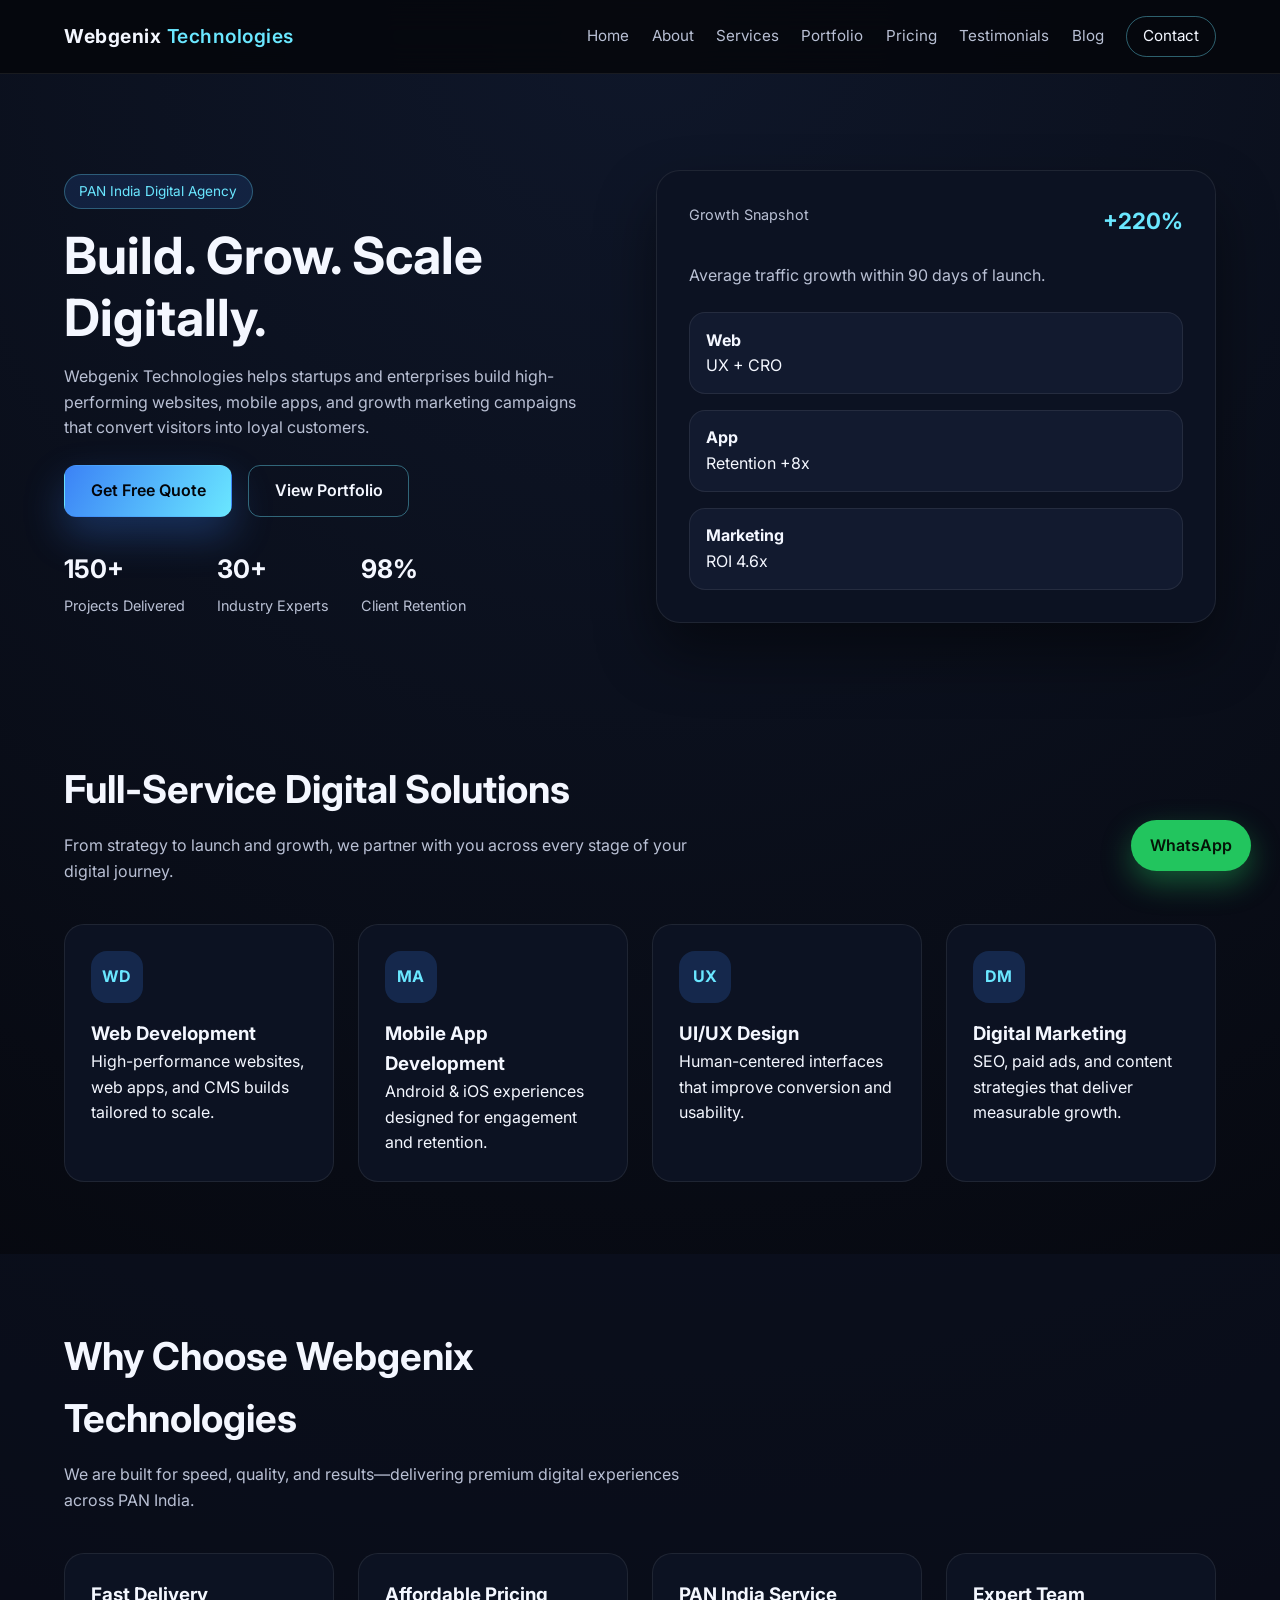
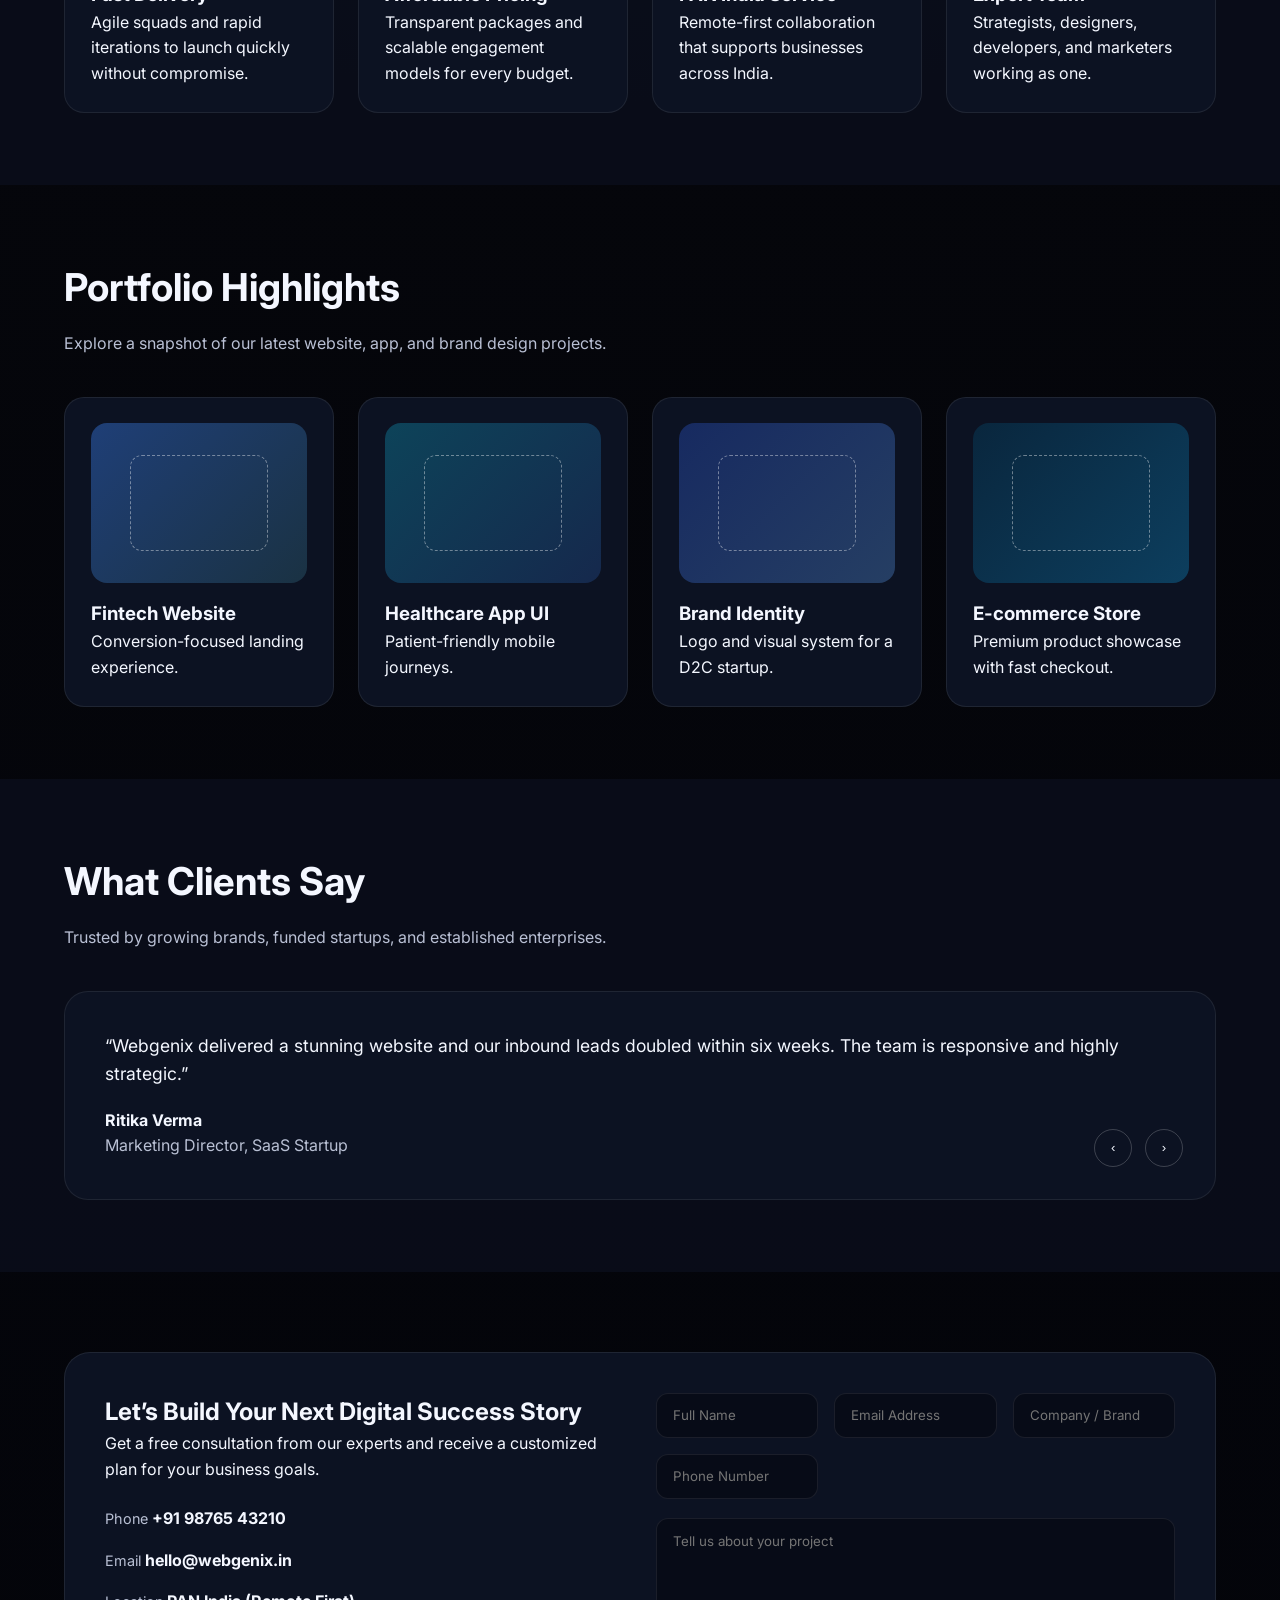
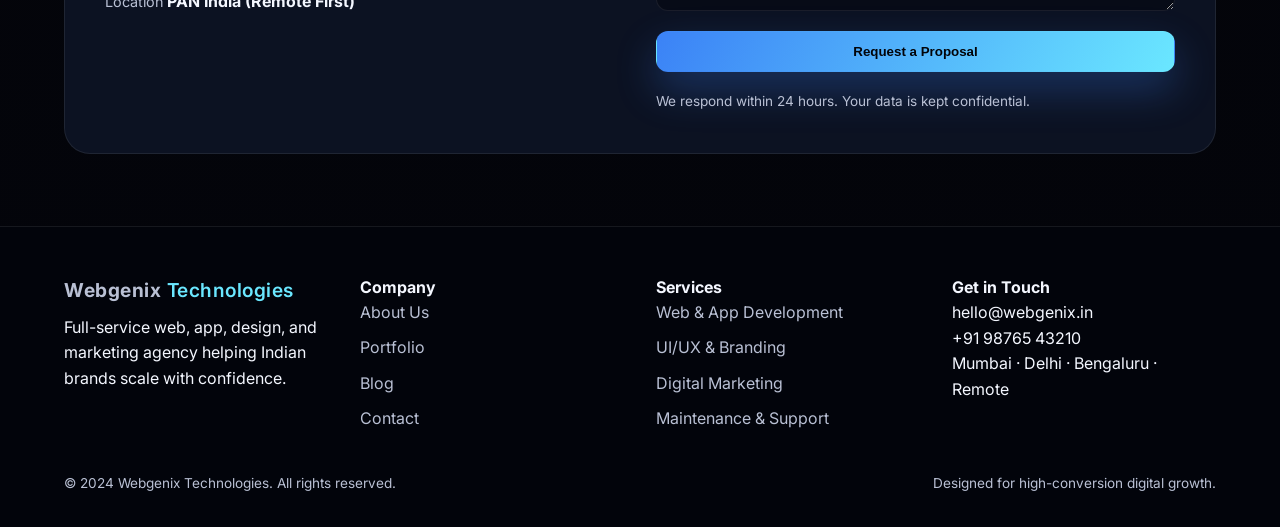
<file: index.html>
<!DOCTYPE html>
<html lang="en">
  <head>
    <meta charset="UTF-8" />
    <meta name="viewport" content="width=device-width, initial-scale=1.0" />
    <meta
      name="description"
      content="Webgenix Technologies is a full-service digital agency in India offering web development, app development, graphic design, and digital marketing across PAN India."
    />
    <title>Webgenix Technologies | Build. Grow. Scale Digitally.</title>
    <link rel="preconnect" href="https://fonts.googleapis.com" />
    <link rel="preconnect" href="https://fonts.gstatic.com" crossorigin />
    <link
      href="https://fonts.googleapis.com/css2?family=Inter:wght@300;400;500;600;700&display=swap"
      rel="stylesheet"
    />
    <link rel="stylesheet" href="styles.css" />
  </head>
  <body>
    <header class="site-header">
      <nav class="navbar">
        <a class="logo" href="index.html">Webgenix<span>Technologies</span></a>
        <button class="menu-toggle" aria-label="Toggle navigation">
          <span></span>
          <span></span>
          <span></span>
        </button>
        <div class="nav-links">
          <a href="index.html">Home</a>
          <a href="about.html">About</a>
          <a href="services.html">Services</a>
          <a href="portfolio.html">Portfolio</a>
          <a href="pricing.html">Pricing</a>
          <a href="testimonials.html">Testimonials</a>
          <a href="blog.html">Blog</a>
          <a href="contact.html" class="nav-cta">Contact</a>
        </div>
      </nav>
    </header>

    <main>
      <section class="hero">
        <div class="hero-content">
          <div class="hero-pill">PAN India Digital Agency</div>
          <h1>Build. Grow. Scale Digitally.</h1>
          <p>
            Webgenix Technologies helps startups and enterprises build high-performing
            websites, mobile apps, and growth marketing campaigns that convert visitors
            into loyal customers.
          </p>
          <div class="hero-actions">
            <a class="btn primary" href="contact.html">Get Free Quote</a>
            <a class="btn ghost" href="portfolio.html">View Portfolio</a>
          </div>
          <div class="hero-stats">
            <div>
              <h3>150+</h3>
              <span>Projects Delivered</span>
            </div>
            <div>
              <h3>30+</h3>
              <span>Industry Experts</span>
            </div>
            <div>
              <h3>98%</h3>
              <span>Client Retention</span>
            </div>
          </div>
        </div>
        <div class="hero-card">
          <div class="hero-card-header">
            <span>Growth Snapshot</span>
            <strong>+220%</strong>
          </div>
          <div class="hero-card-body">
            <p>Average traffic growth within 90 days of launch.</p>
            <div class="hero-metrics">
              <div>
                <h4>Web</h4>
                <span>UX + CRO</span>
              </div>
              <div>
                <h4>App</h4>
                <span>Retention +8x</span>
              </div>
              <div>
                <h4>Marketing</h4>
                <span>ROI 4.6x</span>
              </div>
            </div>
          </div>
        </div>
      </section>

      <section class="section">
        <div class="section-heading">
          <h2>Full-Service Digital Solutions</h2>
          <p>
            From strategy to launch and growth, we partner with you across every
            stage of your digital journey.
          </p>
        </div>
        <div class="service-grid">
          <div class="service-card">
            <div class="icon">WD</div>
            <h3>Web Development</h3>
            <p>High-performance websites, web apps, and CMS builds tailored to scale.</p>
          </div>
          <div class="service-card">
            <div class="icon">MA</div>
            <h3>Mobile App Development</h3>
            <p>Android & iOS experiences designed for engagement and retention.</p>
          </div>
          <div class="service-card">
            <div class="icon">UX</div>
            <h3>UI/UX Design</h3>
            <p>Human-centered interfaces that improve conversion and usability.</p>
          </div>
          <div class="service-card">
            <div class="icon">DM</div>
            <h3>Digital Marketing</h3>
            <p>SEO, paid ads, and content strategies that deliver measurable growth.</p>
          </div>
        </div>
      </section>

      <section class="section section-alt">
        <div class="section-heading">
          <h2>Why Choose Webgenix Technologies</h2>
          <p>
            We are built for speed, quality, and results—delivering premium digital
            experiences across PAN India.
          </p>
        </div>
        <div class="feature-grid">
          <div class="feature-card">
            <h3>Fast Delivery</h3>
            <p>Agile squads and rapid iterations to launch quickly without compromise.</p>
          </div>
          <div class="feature-card">
            <h3>Affordable Pricing</h3>
            <p>Transparent packages and scalable engagement models for every budget.</p>
          </div>
          <div class="feature-card">
            <h3>PAN India Service</h3>
            <p>Remote-first collaboration that supports businesses across India.</p>
          </div>
          <div class="feature-card">
            <h3>Expert Team</h3>
            <p>Strategists, designers, developers, and marketers working as one.</p>
          </div>
        </div>
      </section>

      <section class="section">
        <div class="section-heading">
          <h2>Portfolio Highlights</h2>
          <p>Explore a snapshot of our latest website, app, and brand design projects.</p>
        </div>
        <div class="portfolio-grid">
          <div class="portfolio-card">
            <div class="portfolio-thumb" aria-hidden="true"></div>
            <h3>Fintech Website</h3>
            <p>Conversion-focused landing experience.</p>
          </div>
          <div class="portfolio-card">
            <div class="portfolio-thumb portfolio-thumb--alt" aria-hidden="true"></div>
            <h3>Healthcare App UI</h3>
            <p>Patient-friendly mobile journeys.</p>
          </div>
          <div class="portfolio-card">
            <div class="portfolio-thumb portfolio-thumb--brand" aria-hidden="true"></div>
            <h3>Brand Identity</h3>
            <p>Logo and visual system for a D2C startup.</p>
          </div>
          <div class="portfolio-card">
            <div class="portfolio-thumb portfolio-thumb--store" aria-hidden="true"></div>
            <h3>E-commerce Store</h3>
            <p>Premium product showcase with fast checkout.</p>
          </div>
        </div>
      </section>

      <section class="section section-alt">
        <div class="section-heading">
          <h2>What Clients Say</h2>
          <p>Trusted by growing brands, funded startups, and established enterprises.</p>
        </div>
        <div class="testimonial-slider" data-slider>
          <div class="testimonial active">
            <p>
              “Webgenix delivered a stunning website and our inbound leads doubled within
              six weeks. The team is responsive and highly strategic.”
            </p>
            <h4>Ritika Verma</h4>
            <span>Marketing Director, SaaS Startup</span>
          </div>
          <div class="testimonial">
            <p>
              “From UI/UX to development, everything felt premium. Our app retention
              improved significantly after launch.”
            </p>
            <h4>Arjun Mehta</h4>
            <span>Founder, HealthTech Platform</span>
          </div>
          <div class="testimonial">
            <p>
              “The SEO and ads team helped us scale across multiple cities in India with
              clear reporting and ROI.”
            </p>
            <h4>Neha Kapoor</h4>
            <span>CEO, Retail Brand</span>
          </div>
          <div class="slider-controls">
            <button data-prev aria-label="Previous testimonial">‹</button>
            <button data-next aria-label="Next testimonial">›</button>
          </div>
        </div>
      </section>

      <section class="section contact-section">
        <div class="contact-card">
          <div>
            <h2>Let’s Build Your Next Digital Success Story</h2>
            <p>
              Get a free consultation from our experts and receive a customized plan for
              your business goals.
            </p>
            <div class="contact-details">
              <div>
                <span>Phone</span>
                <strong>+91 98765 43210</strong>
              </div>
              <div>
                <span>Email</span>
                <strong>hello@webgenix.in</strong>
              </div>
              <div>
                <span>Location</span>
                <strong>PAN India (Remote First)</strong>
              </div>
            </div>
          </div>
          <form class="contact-form">
            <div class="form-grid">
              <input type="text" placeholder="Full Name" required />
              <input type="email" placeholder="Email Address" required />
              <input type="text" placeholder="Company / Brand" />
              <input type="tel" placeholder="Phone Number" />
            </div>
            <textarea rows="4" placeholder="Tell us about your project" required></textarea>
            <button class="btn primary" type="submit">Request a Proposal</button>
            <p class="form-note">We respond within 24 hours. Your data is kept confidential.</p>
          </form>
        </div>
      </section>
    </main>

    <footer class="site-footer">
      <div class="footer-grid">
        <div>
          <a class="logo" href="index.html">Webgenix<span>Technologies</span></a>
          <p>
            Full-service web, app, design, and marketing agency helping Indian brands
            scale with confidence.
          </p>
        </div>
        <div>
          <h4>Company</h4>
          <a href="about.html">About Us</a>
          <a href="portfolio.html">Portfolio</a>
          <a href="blog.html">Blog</a>
          <a href="contact.html">Contact</a>
        </div>
        <div>
          <h4>Services</h4>
          <a href="services.html">Web & App Development</a>
          <a href="services.html">UI/UX & Branding</a>
          <a href="services.html">Digital Marketing</a>
          <a href="services.html">Maintenance & Support</a>
        </div>
        <div>
          <h4>Get in Touch</h4>
          <p>hello@webgenix.in</p>
          <p>+91 98765 43210</p>
          <p>Mumbai · Delhi · Bengaluru · Remote</p>
        </div>
      </div>
      <div class="footer-bottom">
        <span>© 2024 Webgenix Technologies. All rights reserved.</span>
        <span>Designed for high-conversion digital growth.</span>
      </div>
    </footer>

    <a
      class="whatsapp-float"
      href="https://wa.me/919876543210"
      target="_blank"
      rel="noopener"
      aria-label="Chat on WhatsApp"
    >
      WhatsApp
    </a>

    <script src="script.js"></script>
  </body>
</html>
</file>
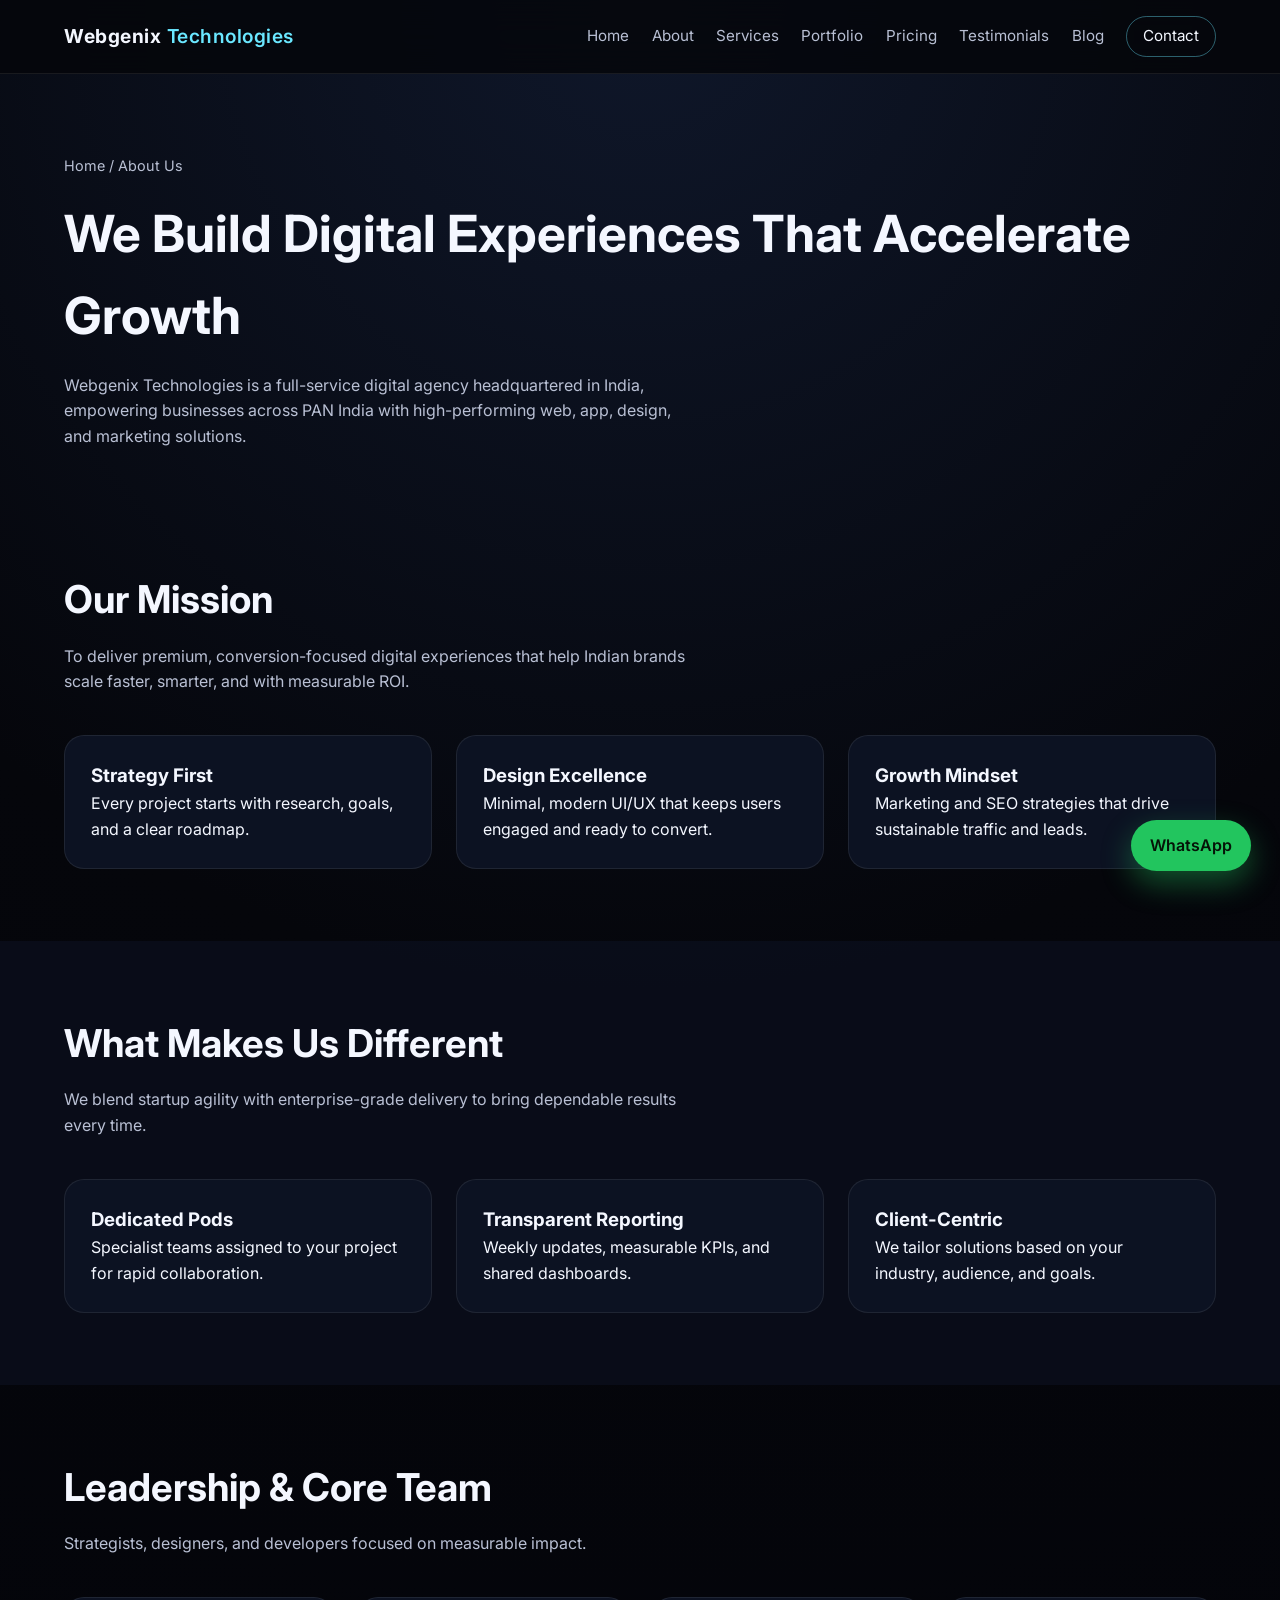
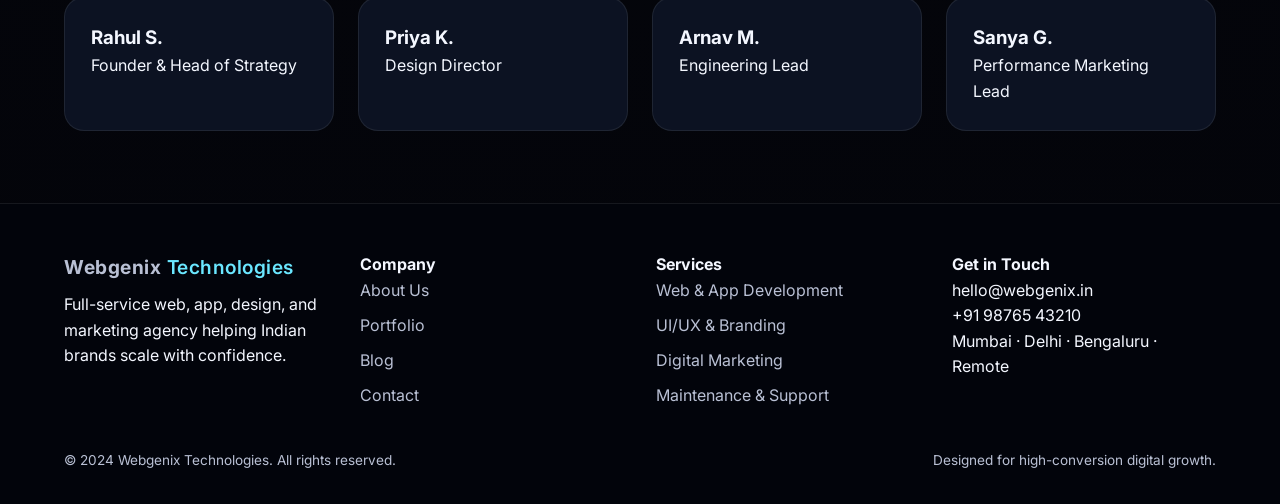
<file: about.html>
<!DOCTYPE html>
<html lang="en">
  <head>
    <meta charset="UTF-8" />
    <meta name="viewport" content="width=device-width, initial-scale=1.0" />
    <meta
      name="description"
      content="Learn about Webgenix Technologies, a PAN India digital agency specializing in web development, mobile apps, design, and marketing."
    />
    <title>About Us | Webgenix Technologies</title>
    <link rel="preconnect" href="https://fonts.googleapis.com" />
    <link rel="preconnect" href="https://fonts.gstatic.com" crossorigin />
    <link
      href="https://fonts.googleapis.com/css2?family=Inter:wght@300;400;500;600;700&display=swap"
      rel="stylesheet"
    />
    <link rel="stylesheet" href="styles.css" />
  </head>
  <body>
    <header class="site-header">
      <nav class="navbar">
        <a class="logo" href="index.html">Webgenix<span>Technologies</span></a>
        <button class="menu-toggle" aria-label="Toggle navigation">
          <span></span>
          <span></span>
          <span></span>
        </button>
        <div class="nav-links">
          <a href="index.html">Home</a>
          <a href="about.html">About</a>
          <a href="services.html">Services</a>
          <a href="portfolio.html">Portfolio</a>
          <a href="pricing.html">Pricing</a>
          <a href="testimonials.html">Testimonials</a>
          <a href="blog.html">Blog</a>
          <a href="contact.html" class="nav-cta">Contact</a>
        </div>
      </nav>
    </header>

    <main>
      <section class="page-hero">
        <div class="breadcrumb">Home / About Us</div>
        <h1>We Build Digital Experiences That Accelerate Growth</h1>
        <p>
          Webgenix Technologies is a full-service digital agency headquartered in India,
          empowering businesses across PAN India with high-performing web, app, design,
          and marketing solutions.
        </p>
      </section>

      <section class="section">
        <div class="section-heading">
          <h2>Our Mission</h2>
          <p>
            To deliver premium, conversion-focused digital experiences that help Indian
            brands scale faster, smarter, and with measurable ROI.
          </p>
        </div>
        <div class="feature-grid">
          <div class="feature-card">
            <h3>Strategy First</h3>
            <p>Every project starts with research, goals, and a clear roadmap.</p>
          </div>
          <div class="feature-card">
            <h3>Design Excellence</h3>
            <p>Minimal, modern UI/UX that keeps users engaged and ready to convert.</p>
          </div>
          <div class="feature-card">
            <h3>Growth Mindset</h3>
            <p>Marketing and SEO strategies that drive sustainable traffic and leads.</p>
          </div>
        </div>
      </section>

      <section class="section section-alt">
        <div class="section-heading">
          <h2>What Makes Us Different</h2>
          <p>
            We blend startup agility with enterprise-grade delivery to bring dependable
            results every time.
          </p>
        </div>
        <div class="feature-grid">
          <div class="feature-card">
            <h3>Dedicated Pods</h3>
            <p>Specialist teams assigned to your project for rapid collaboration.</p>
          </div>
          <div class="feature-card">
            <h3>Transparent Reporting</h3>
            <p>Weekly updates, measurable KPIs, and shared dashboards.</p>
          </div>
          <div class="feature-card">
            <h3>Client-Centric</h3>
            <p>We tailor solutions based on your industry, audience, and goals.</p>
          </div>
        </div>
      </section>

      <section class="section">
        <div class="section-heading">
          <h2>Leadership & Core Team</h2>
          <p>Strategists, designers, and developers focused on measurable impact.</p>
        </div>
        <div class="team-grid">
          <div class="team-card">
            <h3>Rahul S.</h3>
            <p>Founder & Head of Strategy</p>
          </div>
          <div class="team-card">
            <h3>Priya K.</h3>
            <p>Design Director</p>
          </div>
          <div class="team-card">
            <h3>Arnav M.</h3>
            <p>Engineering Lead</p>
          </div>
          <div class="team-card">
            <h3>Sanya G.</h3>
            <p>Performance Marketing Lead</p>
          </div>
        </div>
      </section>
    </main>

    <footer class="site-footer">
      <div class="footer-grid">
        <div>
          <a class="logo" href="index.html">Webgenix<span>Technologies</span></a>
          <p>
            Full-service web, app, design, and marketing agency helping Indian brands
            scale with confidence.
          </p>
        </div>
        <div>
          <h4>Company</h4>
          <a href="about.html">About Us</a>
          <a href="portfolio.html">Portfolio</a>
          <a href="blog.html">Blog</a>
          <a href="contact.html">Contact</a>
        </div>
        <div>
          <h4>Services</h4>
          <a href="services.html">Web & App Development</a>
          <a href="services.html">UI/UX & Branding</a>
          <a href="services.html">Digital Marketing</a>
          <a href="services.html">Maintenance & Support</a>
        </div>
        <div>
          <h4>Get in Touch</h4>
          <p>hello@webgenix.in</p>
          <p>+91 98765 43210</p>
          <p>Mumbai · Delhi · Bengaluru · Remote</p>
        </div>
      </div>
      <div class="footer-bottom">
        <span>© 2024 Webgenix Technologies. All rights reserved.</span>
        <span>Designed for high-conversion digital growth.</span>
      </div>
    </footer>

    <a
      class="whatsapp-float"
      href="https://wa.me/919876543210"
      target="_blank"
      rel="noopener"
      aria-label="Chat on WhatsApp"
    >
      WhatsApp
    </a>

    <script src="script.js"></script>
  </body>
</html>
</file>
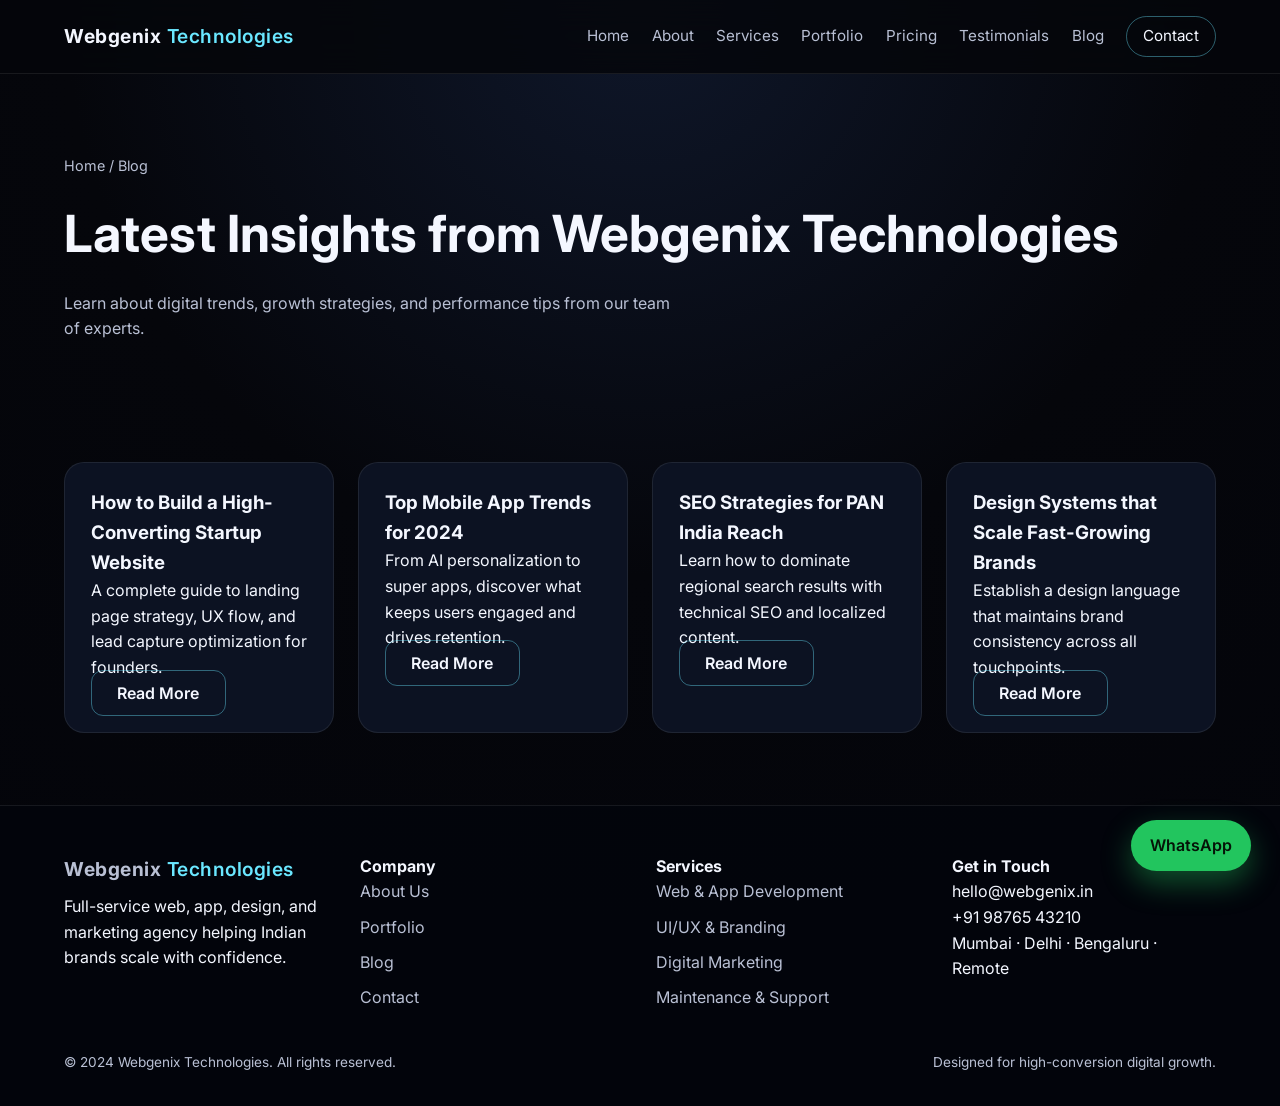
<file: blog.html>
<!DOCTYPE html>
<html lang="en">
  <head>
    <meta charset="UTF-8" />
    <meta name="viewport" content="width=device-width, initial-scale=1.0" />
    <meta
      name="description"
      content="Insights from Webgenix Technologies on web development, app trends, SEO, and digital marketing strategies."
    />
    <title>Blog | Webgenix Technologies</title>
    <link rel="preconnect" href="https://fonts.googleapis.com" />
    <link rel="preconnect" href="https://fonts.gstatic.com" crossorigin />
    <link
      href="https://fonts.googleapis.com/css2?family=Inter:wght@300;400;500;600;700&display=swap"
      rel="stylesheet"
    />
    <link rel="stylesheet" href="styles.css" />
  </head>
  <body>
    <header class="site-header">
      <nav class="navbar">
        <a class="logo" href="index.html">Webgenix<span>Technologies</span></a>
        <button class="menu-toggle" aria-label="Toggle navigation">
          <span></span>
          <span></span>
          <span></span>
        </button>
        <div class="nav-links">
          <a href="index.html">Home</a>
          <a href="about.html">About</a>
          <a href="services.html">Services</a>
          <a href="portfolio.html">Portfolio</a>
          <a href="pricing.html">Pricing</a>
          <a href="testimonials.html">Testimonials</a>
          <a href="blog.html">Blog</a>
          <a href="contact.html" class="nav-cta">Contact</a>
        </div>
      </nav>
    </header>

    <main>
      <section class="page-hero">
        <div class="breadcrumb">Home / Blog</div>
        <h1>Latest Insights from Webgenix Technologies</h1>
        <p>
          Learn about digital trends, growth strategies, and performance tips from our
          team of experts.
        </p>
      </section>

      <section class="section">
        <div class="blog-grid">
          <article class="blog-card">
            <h3>How to Build a High-Converting Startup Website</h3>
            <p>
              A complete guide to landing page strategy, UX flow, and lead capture
              optimization for founders.
            </p>
            <a class="btn ghost" href="contact.html">Read More</a>
          </article>
          <article class="blog-card">
            <h3>Top Mobile App Trends for 2024</h3>
            <p>
              From AI personalization to super apps, discover what keeps users engaged
              and drives retention.
            </p>
            <a class="btn ghost" href="contact.html">Read More</a>
          </article>
          <article class="blog-card">
            <h3>SEO Strategies for PAN India Reach</h3>
            <p>
              Learn how to dominate regional search results with technical SEO and
              localized content.
            </p>
            <a class="btn ghost" href="contact.html">Read More</a>
          </article>
          <article class="blog-card">
            <h3>Design Systems that Scale Fast-Growing Brands</h3>
            <p>
              Establish a design language that maintains brand consistency across all
              touchpoints.
            </p>
            <a class="btn ghost" href="contact.html">Read More</a>
          </article>
        </div>
      </section>
    </main>

    <footer class="site-footer">
      <div class="footer-grid">
        <div>
          <a class="logo" href="index.html">Webgenix<span>Technologies</span></a>
          <p>
            Full-service web, app, design, and marketing agency helping Indian brands
            scale with confidence.
          </p>
        </div>
        <div>
          <h4>Company</h4>
          <a href="about.html">About Us</a>
          <a href="portfolio.html">Portfolio</a>
          <a href="blog.html">Blog</a>
          <a href="contact.html">Contact</a>
        </div>
        <div>
          <h4>Services</h4>
          <a href="services.html">Web & App Development</a>
          <a href="services.html">UI/UX & Branding</a>
          <a href="services.html">Digital Marketing</a>
          <a href="services.html">Maintenance & Support</a>
        </div>
        <div>
          <h4>Get in Touch</h4>
          <p>hello@webgenix.in</p>
          <p>+91 98765 43210</p>
          <p>Mumbai · Delhi · Bengaluru · Remote</p>
        </div>
      </div>
      <div class="footer-bottom">
        <span>© 2024 Webgenix Technologies. All rights reserved.</span>
        <span>Designed for high-conversion digital growth.</span>
      </div>
    </footer>

    <a
      class="whatsapp-float"
      href="https://wa.me/919876543210"
      target="_blank"
      rel="noopener"
      aria-label="Chat on WhatsApp"
    >
      WhatsApp
    </a>

    <script src="script.js"></script>
  </body>
</html>
</file>
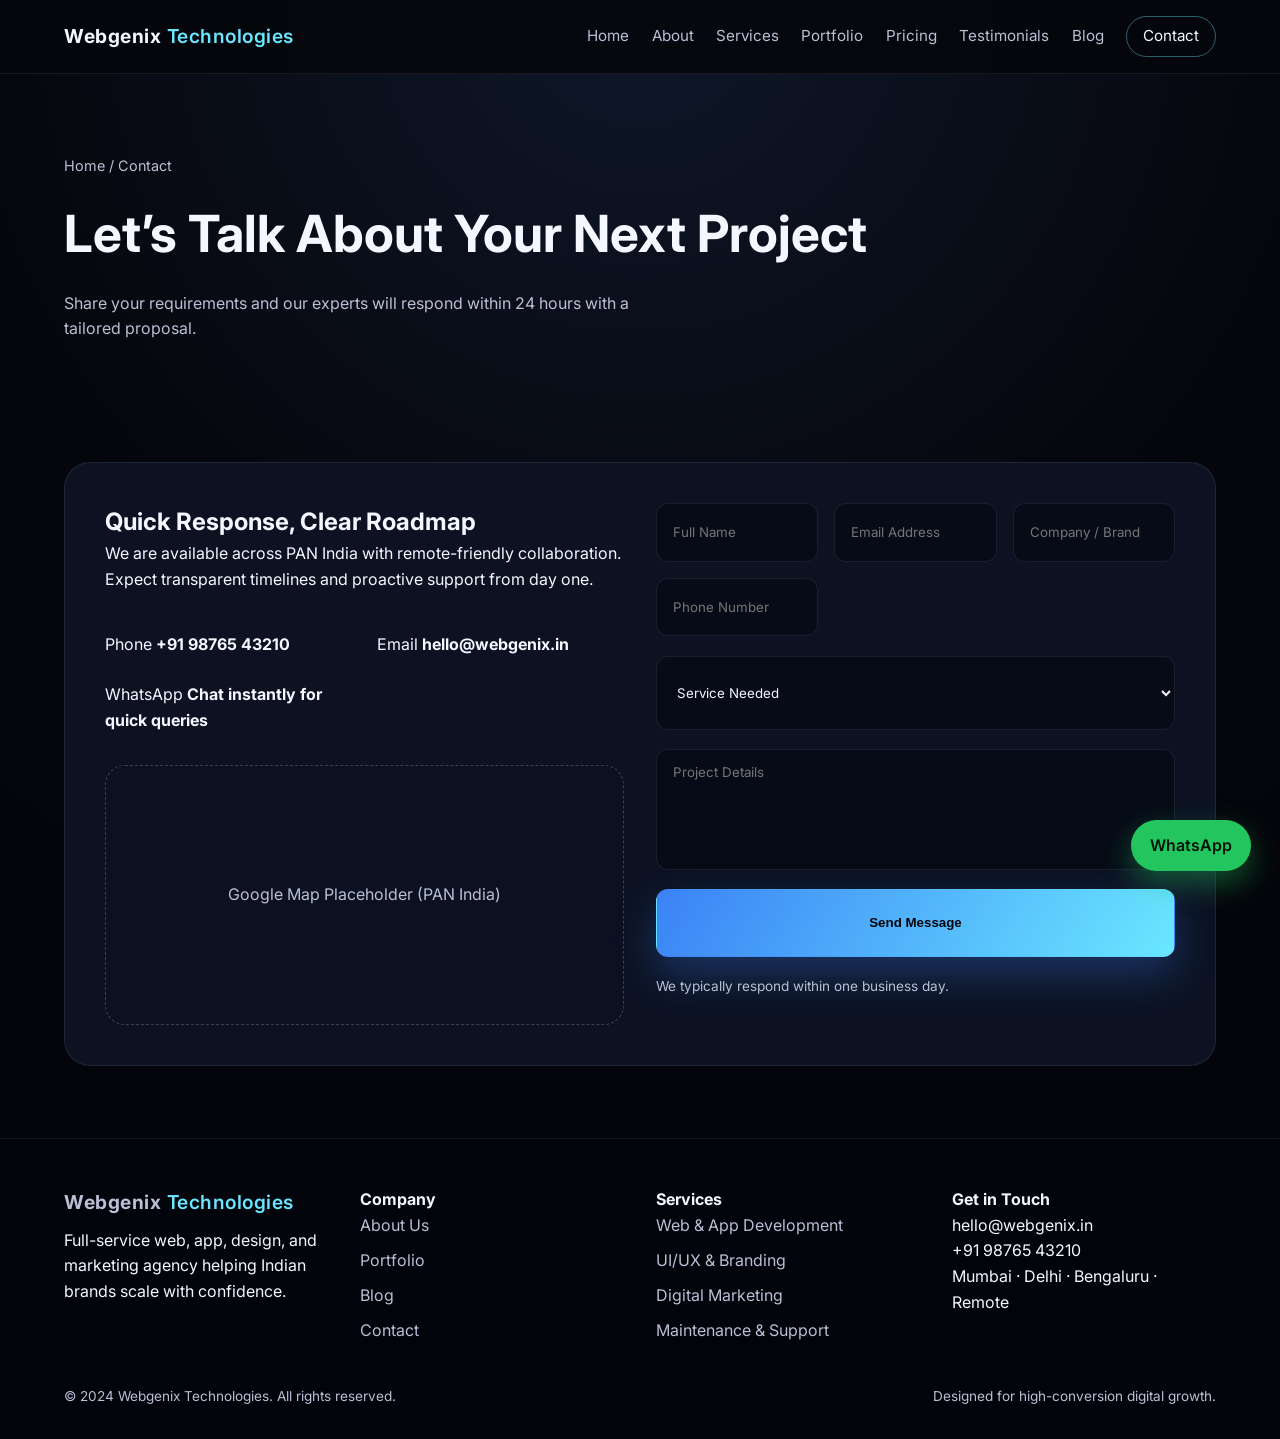
<file: contact.html>
<!DOCTYPE html>
<html lang="en">
  <head>
    <meta charset="UTF-8" />
    <meta name="viewport" content="width=device-width, initial-scale=1.0" />
    <meta
      name="description"
      content="Contact Webgenix Technologies for web development, app development, design, and marketing services across India."
    />
    <title>Contact | Webgenix Technologies</title>
    <link rel="preconnect" href="https://fonts.googleapis.com" />
    <link rel="preconnect" href="https://fonts.gstatic.com" crossorigin />
    <link
      href="https://fonts.googleapis.com/css2?family=Inter:wght@300;400;500;600;700&display=swap"
      rel="stylesheet"
    />
    <link rel="stylesheet" href="styles.css" />
  </head>
  <body>
    <header class="site-header">
      <nav class="navbar">
        <a class="logo" href="index.html">Webgenix<span>Technologies</span></a>
        <button class="menu-toggle" aria-label="Toggle navigation">
          <span></span>
          <span></span>
          <span></span>
        </button>
        <div class="nav-links">
          <a href="index.html">Home</a>
          <a href="about.html">About</a>
          <a href="services.html">Services</a>
          <a href="portfolio.html">Portfolio</a>
          <a href="pricing.html">Pricing</a>
          <a href="testimonials.html">Testimonials</a>
          <a href="blog.html">Blog</a>
          <a href="contact.html" class="nav-cta">Contact</a>
        </div>
      </nav>
    </header>

    <main>
      <section class="page-hero">
        <div class="breadcrumb">Home / Contact</div>
        <h1>Let’s Talk About Your Next Project</h1>
        <p>
          Share your requirements and our experts will respond within 24 hours with a
          tailored proposal.
        </p>
      </section>

      <section class="section">
        <div class="contact-card">
          <div>
            <h2>Quick Response, Clear Roadmap</h2>
            <p>
              We are available across PAN India with remote-friendly collaboration.
              Expect transparent timelines and proactive support from day one.
            </p>
            <div class="contact-info-grid">
              <div>
                <span>Phone</span>
                <strong>+91 98765 43210</strong>
              </div>
              <div>
                <span>Email</span>
                <strong>hello@webgenix.in</strong>
              </div>
              <div>
                <span>WhatsApp</span>
                <strong>Chat instantly for quick queries</strong>
              </div>
            </div>
            <div class="map-placeholder">Google Map Placeholder (PAN India)</div>
          </div>
          <form class="contact-form">
            <div class="form-grid">
              <input type="text" placeholder="Full Name" required />
              <input type="email" placeholder="Email Address" required />
              <input type="text" placeholder="Company / Brand" />
              <input type="tel" placeholder="Phone Number" />
            </div>
            <select>
              <option>Service Needed</option>
              <option>Web Development</option>
              <option>Mobile App Development</option>
              <option>UI/UX Design</option>
              <option>Branding & Graphic Design</option>
              <option>SEO & Digital Marketing</option>
              <option>Maintenance & Support</option>
            </select>
            <textarea rows="4" placeholder="Project Details" required></textarea>
            <button class="btn primary" type="submit">Send Message</button>
            <p class="form-note">We typically respond within one business day.</p>
          </form>
        </div>
      </section>
    </main>

    <footer class="site-footer">
      <div class="footer-grid">
        <div>
          <a class="logo" href="index.html">Webgenix<span>Technologies</span></a>
          <p>
            Full-service web, app, design, and marketing agency helping Indian brands
            scale with confidence.
          </p>
        </div>
        <div>
          <h4>Company</h4>
          <a href="about.html">About Us</a>
          <a href="portfolio.html">Portfolio</a>
          <a href="blog.html">Blog</a>
          <a href="contact.html">Contact</a>
        </div>
        <div>
          <h4>Services</h4>
          <a href="services.html">Web & App Development</a>
          <a href="services.html">UI/UX & Branding</a>
          <a href="services.html">Digital Marketing</a>
          <a href="services.html">Maintenance & Support</a>
        </div>
        <div>
          <h4>Get in Touch</h4>
          <p>hello@webgenix.in</p>
          <p>+91 98765 43210</p>
          <p>Mumbai · Delhi · Bengaluru · Remote</p>
        </div>
      </div>
      <div class="footer-bottom">
        <span>© 2024 Webgenix Technologies. All rights reserved.</span>
        <span>Designed for high-conversion digital growth.</span>
      </div>
    </footer>

    <a
      class="whatsapp-float"
      href="https://wa.me/919876543210"
      target="_blank"
      rel="noopener"
      aria-label="Chat on WhatsApp"
    >
      WhatsApp
    </a>

    <script src="script.js"></script>
  </body>
</html>
</file>
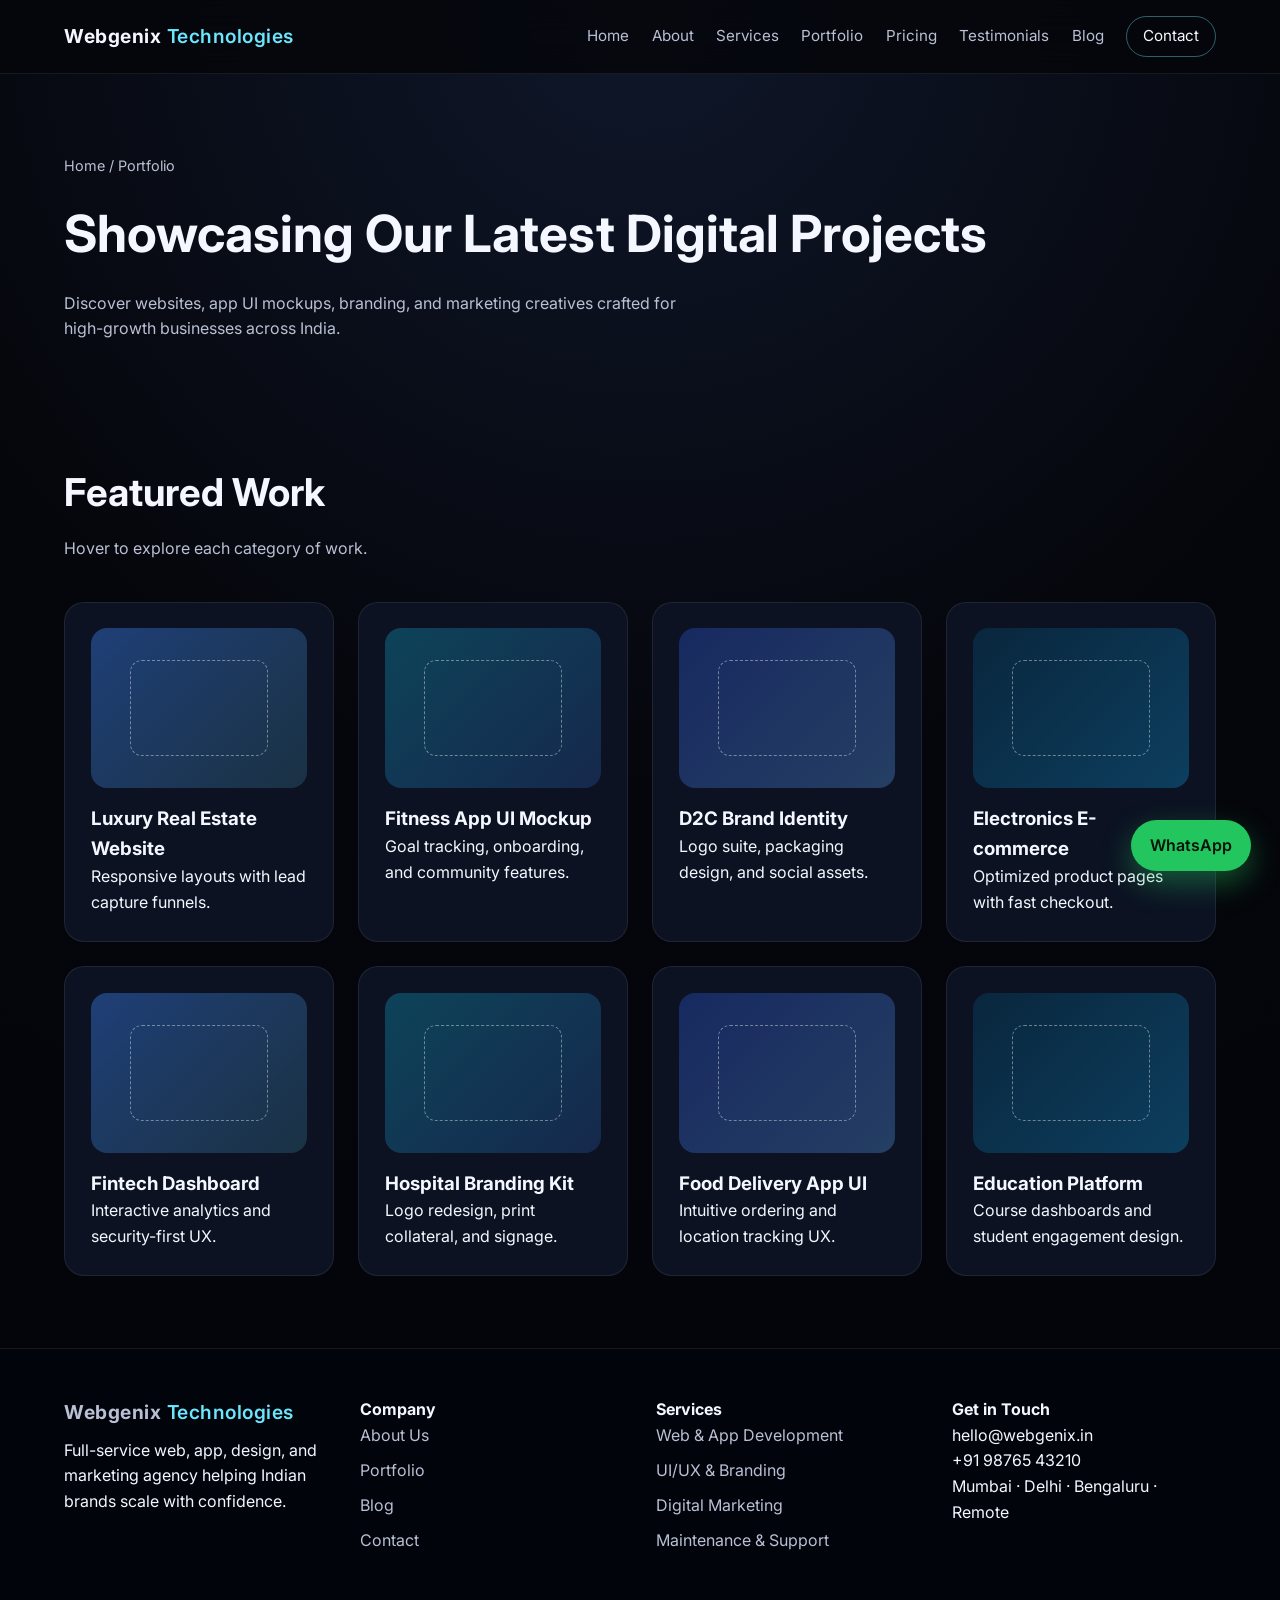
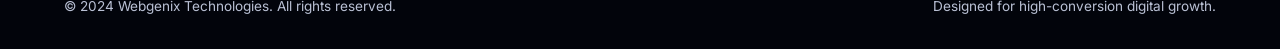
<file: portfolio.html>
<!DOCTYPE html>
<html lang="en">
  <head>
    <meta charset="UTF-8" />
    <meta name="viewport" content="width=device-width, initial-scale=1.0" />
    <meta
      name="description"
      content="View Webgenix Technologies portfolio featuring websites, app UI, logos, and branding projects delivered for clients across India."
    />
    <title>Portfolio | Webgenix Technologies</title>
    <link rel="preconnect" href="https://fonts.googleapis.com" />
    <link rel="preconnect" href="https://fonts.gstatic.com" crossorigin />
    <link
      href="https://fonts.googleapis.com/css2?family=Inter:wght@300;400;500;600;700&display=swap"
      rel="stylesheet"
    />
    <link rel="stylesheet" href="styles.css" />
  </head>
  <body>
    <header class="site-header">
      <nav class="navbar">
        <a class="logo" href="index.html">Webgenix<span>Technologies</span></a>
        <button class="menu-toggle" aria-label="Toggle navigation">
          <span></span>
          <span></span>
          <span></span>
        </button>
        <div class="nav-links">
          <a href="index.html">Home</a>
          <a href="about.html">About</a>
          <a href="services.html">Services</a>
          <a href="portfolio.html">Portfolio</a>
          <a href="pricing.html">Pricing</a>
          <a href="testimonials.html">Testimonials</a>
          <a href="blog.html">Blog</a>
          <a href="contact.html" class="nav-cta">Contact</a>
        </div>
      </nav>
    </header>

    <main>
      <section class="page-hero">
        <div class="breadcrumb">Home / Portfolio</div>
        <h1>Showcasing Our Latest Digital Projects</h1>
        <p>
          Discover websites, app UI mockups, branding, and marketing creatives crafted
          for high-growth businesses across India.
        </p>
      </section>

      <section class="section">
        <div class="section-heading">
          <h2>Featured Work</h2>
          <p>Hover to explore each category of work.</p>
        </div>
        <div class="portfolio-grid">
          <div class="portfolio-card">
            <div class="portfolio-thumb" aria-hidden="true"></div>
            <h3>Luxury Real Estate Website</h3>
            <p>Responsive layouts with lead capture funnels.</p>
          </div>
          <div class="portfolio-card">
            <div class="portfolio-thumb portfolio-thumb--alt" aria-hidden="true"></div>
            <h3>Fitness App UI Mockup</h3>
            <p>Goal tracking, onboarding, and community features.</p>
          </div>
          <div class="portfolio-card">
            <div class="portfolio-thumb portfolio-thumb--brand" aria-hidden="true"></div>
            <h3>D2C Brand Identity</h3>
            <p>Logo suite, packaging design, and social assets.</p>
          </div>
          <div class="portfolio-card">
            <div class="portfolio-thumb portfolio-thumb--store" aria-hidden="true"></div>
            <h3>Electronics E-commerce</h3>
            <p>Optimized product pages with fast checkout.</p>
          </div>
          <div class="portfolio-card">
            <div class="portfolio-thumb" aria-hidden="true"></div>
            <h3>Fintech Dashboard</h3>
            <p>Interactive analytics and security-first UX.</p>
          </div>
          <div class="portfolio-card">
            <div class="portfolio-thumb portfolio-thumb--alt" aria-hidden="true"></div>
            <h3>Hospital Branding Kit</h3>
            <p>Logo redesign, print collateral, and signage.</p>
          </div>
          <div class="portfolio-card">
            <div class="portfolio-thumb portfolio-thumb--brand" aria-hidden="true"></div>
            <h3>Food Delivery App UI</h3>
            <p>Intuitive ordering and location tracking UX.</p>
          </div>
          <div class="portfolio-card">
            <div class="portfolio-thumb portfolio-thumb--store" aria-hidden="true"></div>
            <h3>Education Platform</h3>
            <p>Course dashboards and student engagement design.</p>
          </div>
        </div>
      </section>
    </main>

    <footer class="site-footer">
      <div class="footer-grid">
        <div>
          <a class="logo" href="index.html">Webgenix<span>Technologies</span></a>
          <p>
            Full-service web, app, design, and marketing agency helping Indian brands
            scale with confidence.
          </p>
        </div>
        <div>
          <h4>Company</h4>
          <a href="about.html">About Us</a>
          <a href="portfolio.html">Portfolio</a>
          <a href="blog.html">Blog</a>
          <a href="contact.html">Contact</a>
        </div>
        <div>
          <h4>Services</h4>
          <a href="services.html">Web & App Development</a>
          <a href="services.html">UI/UX & Branding</a>
          <a href="services.html">Digital Marketing</a>
          <a href="services.html">Maintenance & Support</a>
        </div>
        <div>
          <h4>Get in Touch</h4>
          <p>hello@webgenix.in</p>
          <p>+91 98765 43210</p>
          <p>Mumbai · Delhi · Bengaluru · Remote</p>
        </div>
      </div>
      <div class="footer-bottom">
        <span>© 2024 Webgenix Technologies. All rights reserved.</span>
        <span>Designed for high-conversion digital growth.</span>
      </div>
    </footer>

    <a
      class="whatsapp-float"
      href="https://wa.me/919876543210"
      target="_blank"
      rel="noopener"
      aria-label="Chat on WhatsApp"
    >
      WhatsApp
    </a>

    <script src="script.js"></script>
  </body>
</html>
</file>
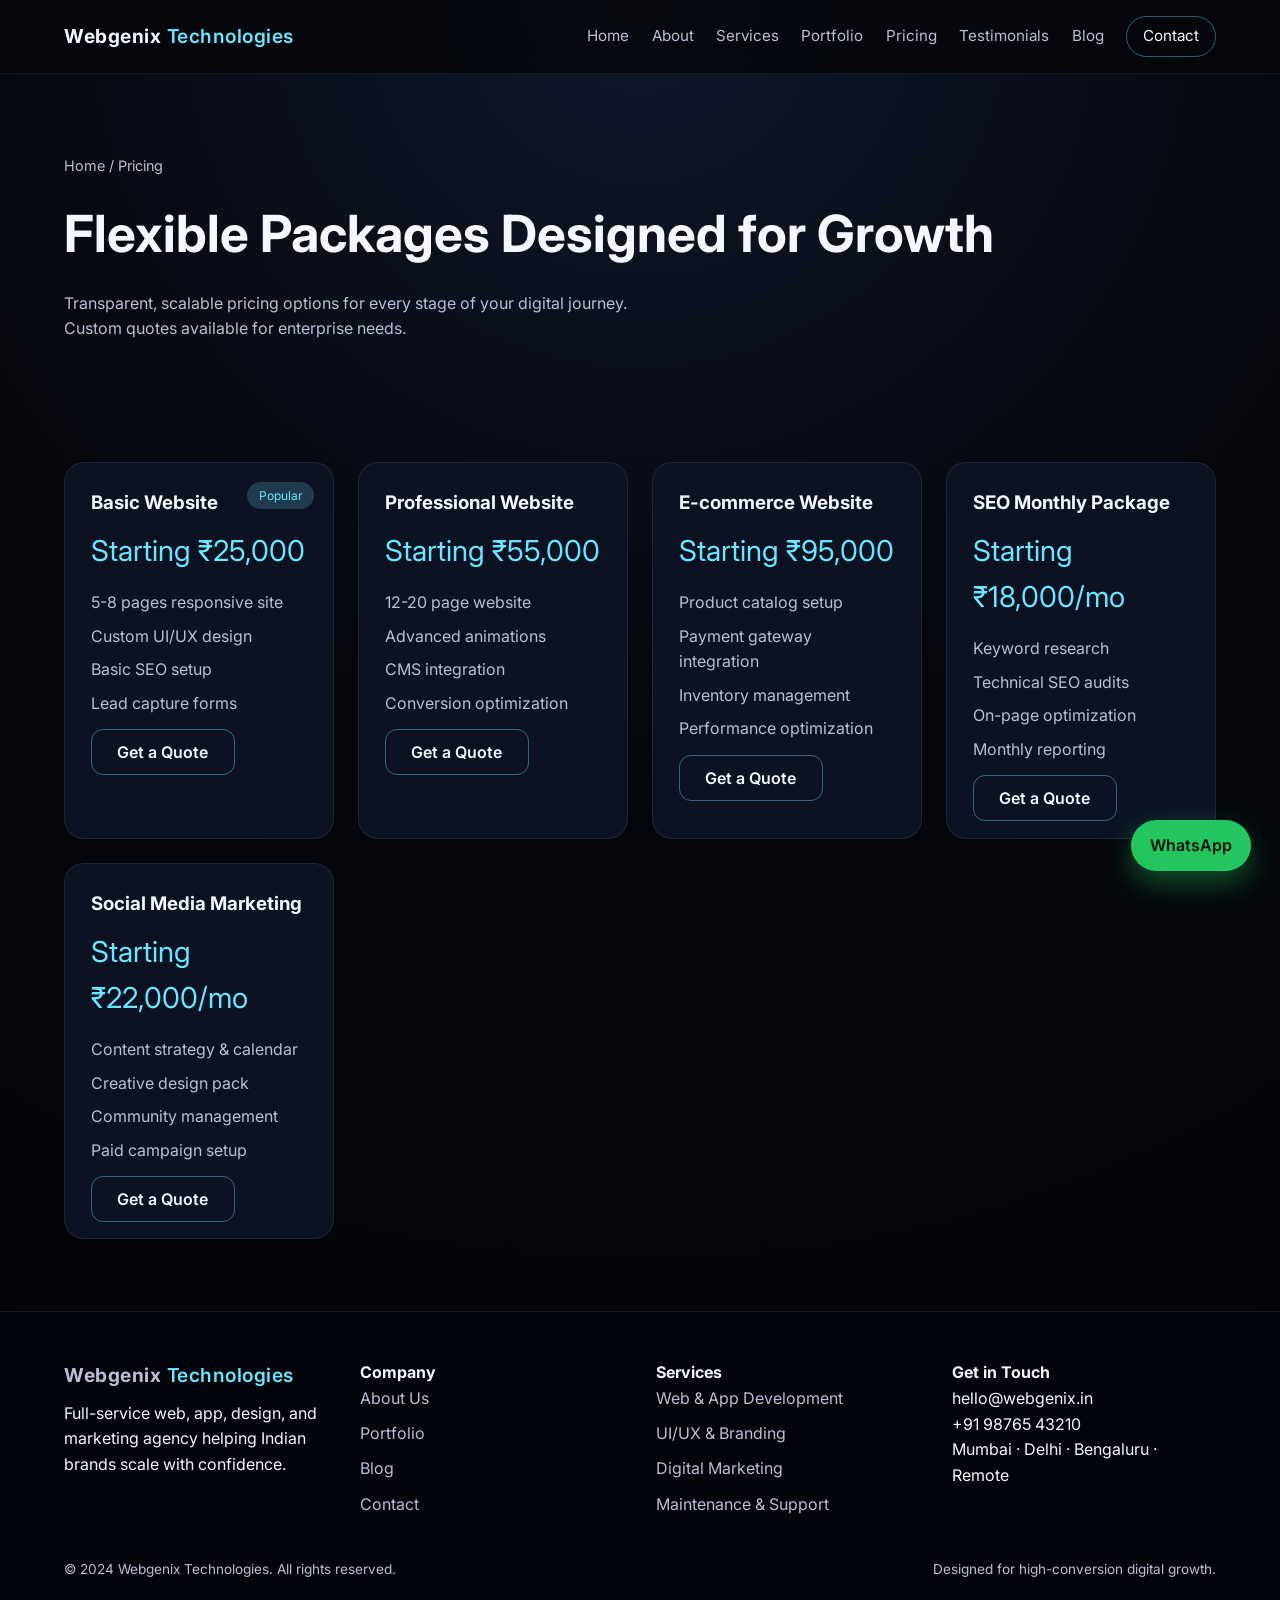
<file: pricing.html>
<!DOCTYPE html>
<html lang="en">
  <head>
    <meta charset="UTF-8" />
    <meta name="viewport" content="width=device-width, initial-scale=1.0" />
    <meta
      name="description"
      content="Explore Webgenix Technologies pricing for websites, e-commerce, SEO, and social media marketing packages with transparent starting prices."
    />
    <title>Pricing | Webgenix Technologies</title>
    <link rel="preconnect" href="https://fonts.googleapis.com" />
    <link rel="preconnect" href="https://fonts.gstatic.com" crossorigin />
    <link
      href="https://fonts.googleapis.com/css2?family=Inter:wght@300;400;500;600;700&display=swap"
      rel="stylesheet"
    />
    <link rel="stylesheet" href="styles.css" />
  </head>
  <body>
    <header class="site-header">
      <nav class="navbar">
        <a class="logo" href="index.html">Webgenix<span>Technologies</span></a>
        <button class="menu-toggle" aria-label="Toggle navigation">
          <span></span>
          <span></span>
          <span></span>
        </button>
        <div class="nav-links">
          <a href="index.html">Home</a>
          <a href="about.html">About</a>
          <a href="services.html">Services</a>
          <a href="portfolio.html">Portfolio</a>
          <a href="pricing.html">Pricing</a>
          <a href="testimonials.html">Testimonials</a>
          <a href="blog.html">Blog</a>
          <a href="contact.html" class="nav-cta">Contact</a>
        </div>
      </nav>
    </header>

    <main>
      <section class="page-hero">
        <div class="breadcrumb">Home / Pricing</div>
        <h1>Flexible Packages Designed for Growth</h1>
        <p>
          Transparent, scalable pricing options for every stage of your digital
          journey. Custom quotes available for enterprise needs.
        </p>
      </section>

      <section class="section">
        <div class="pricing-grid">
          <div class="pricing-card">
            <span class="badge">Popular</span>
            <h3>Basic Website</h3>
            <p class="price-tag">Starting ₹25,000</p>
            <ul>
              <li>5-8 pages responsive site</li>
              <li>Custom UI/UX design</li>
              <li>Basic SEO setup</li>
              <li>Lead capture forms</li>
            </ul>
            <a class="btn ghost" href="contact.html">Get a Quote</a>
          </div>
          <div class="pricing-card">
            <h3>Professional Website</h3>
            <p class="price-tag">Starting ₹55,000</p>
            <ul>
              <li>12-20 page website</li>
              <li>Advanced animations</li>
              <li>CMS integration</li>
              <li>Conversion optimization</li>
            </ul>
            <a class="btn ghost" href="contact.html">Get a Quote</a>
          </div>
          <div class="pricing-card">
            <h3>E-commerce Website</h3>
            <p class="price-tag">Starting ₹95,000</p>
            <ul>
              <li>Product catalog setup</li>
              <li>Payment gateway integration</li>
              <li>Inventory management</li>
              <li>Performance optimization</li>
            </ul>
            <a class="btn ghost" href="contact.html">Get a Quote</a>
          </div>
          <div class="pricing-card">
            <h3>SEO Monthly Package</h3>
            <p class="price-tag">Starting ₹18,000/mo</p>
            <ul>
              <li>Keyword research</li>
              <li>Technical SEO audits</li>
              <li>On-page optimization</li>
              <li>Monthly reporting</li>
            </ul>
            <a class="btn ghost" href="contact.html">Get a Quote</a>
          </div>
          <div class="pricing-card">
            <h3>Social Media Marketing</h3>
            <p class="price-tag">Starting ₹22,000/mo</p>
            <ul>
              <li>Content strategy & calendar</li>
              <li>Creative design pack</li>
              <li>Community management</li>
              <li>Paid campaign setup</li>
            </ul>
            <a class="btn ghost" href="contact.html">Get a Quote</a>
          </div>
        </div>
      </section>
    </main>

    <footer class="site-footer">
      <div class="footer-grid">
        <div>
          <a class="logo" href="index.html">Webgenix<span>Technologies</span></a>
          <p>
            Full-service web, app, design, and marketing agency helping Indian brands
            scale with confidence.
          </p>
        </div>
        <div>
          <h4>Company</h4>
          <a href="about.html">About Us</a>
          <a href="portfolio.html">Portfolio</a>
          <a href="blog.html">Blog</a>
          <a href="contact.html">Contact</a>
        </div>
        <div>
          <h4>Services</h4>
          <a href="services.html">Web & App Development</a>
          <a href="services.html">UI/UX & Branding</a>
          <a href="services.html">Digital Marketing</a>
          <a href="services.html">Maintenance & Support</a>
        </div>
        <div>
          <h4>Get in Touch</h4>
          <p>hello@webgenix.in</p>
          <p>+91 98765 43210</p>
          <p>Mumbai · Delhi · Bengaluru · Remote</p>
        </div>
      </div>
      <div class="footer-bottom">
        <span>© 2024 Webgenix Technologies. All rights reserved.</span>
        <span>Designed for high-conversion digital growth.</span>
      </div>
    </footer>

    <a
      class="whatsapp-float"
      href="https://wa.me/919876543210"
      target="_blank"
      rel="noopener"
      aria-label="Chat on WhatsApp"
    >
      WhatsApp
    </a>

    <script src="script.js"></script>
  </body>
</html>
</file>
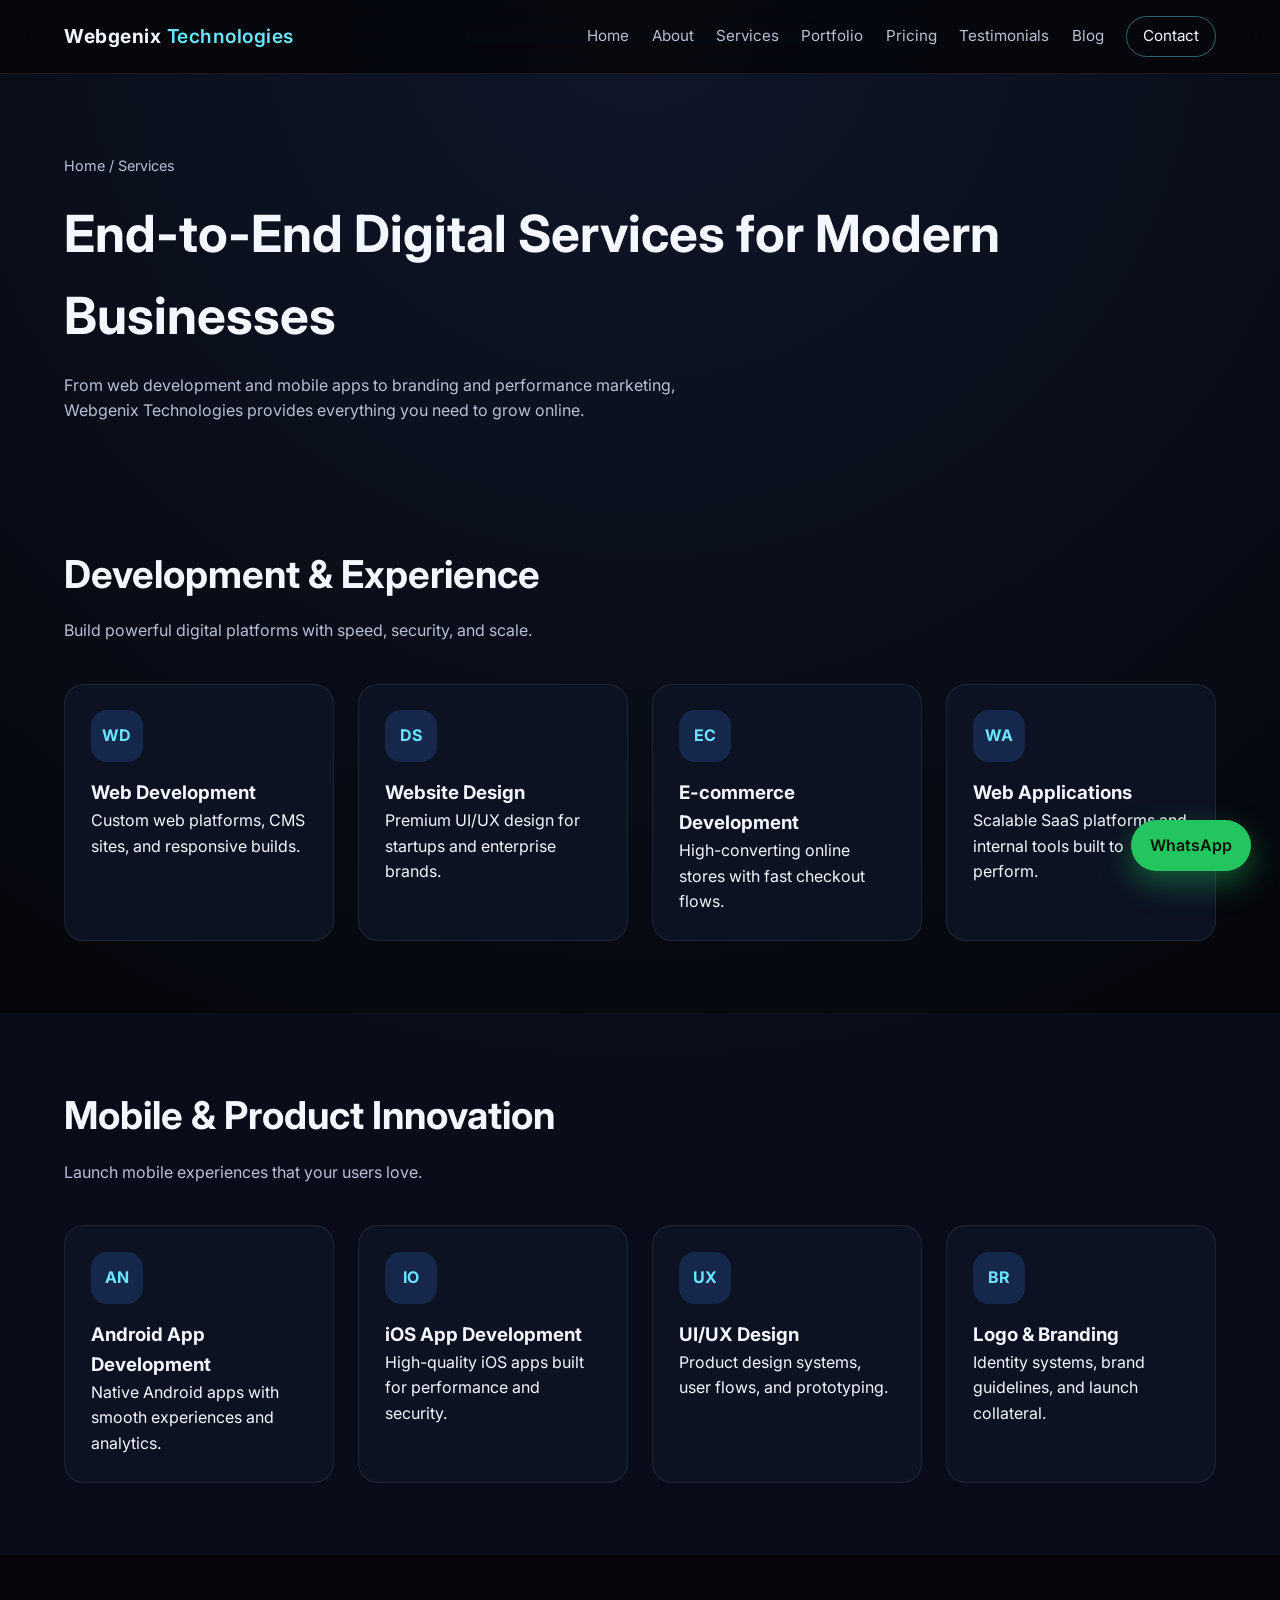
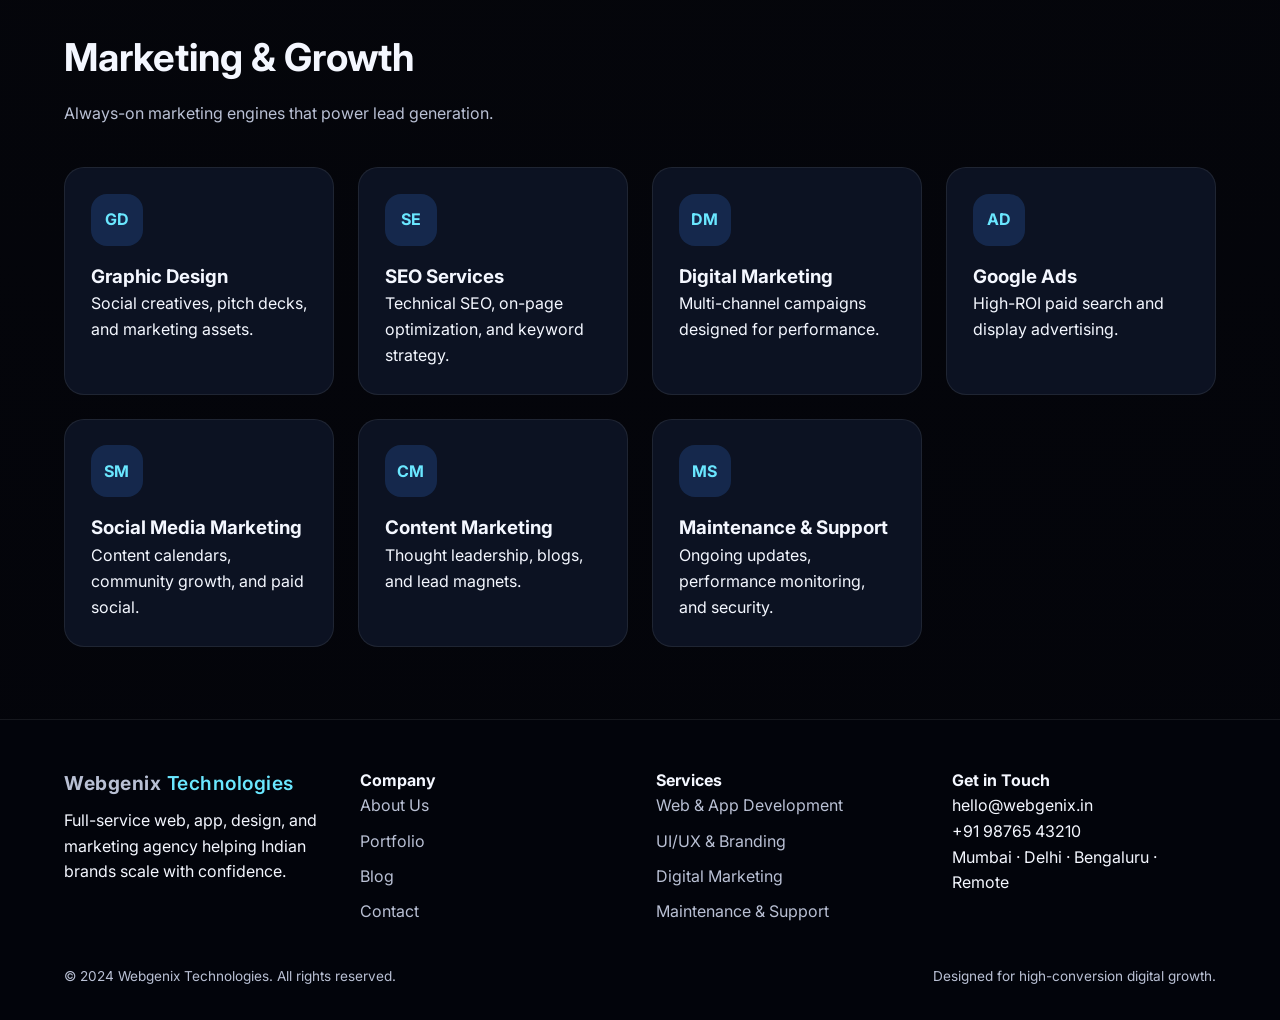
<file: services.html>
<!DOCTYPE html>
<html lang="en">
  <head>
    <meta charset="UTF-8" />
    <meta name="viewport" content="width=device-width, initial-scale=1.0" />
    <meta
      name="description"
      content="Explore Webgenix Technologies services: web development, mobile apps, UI/UX, branding, SEO, digital marketing, and maintenance."
    />
    <title>Services | Webgenix Technologies</title>
    <link rel="preconnect" href="https://fonts.googleapis.com" />
    <link rel="preconnect" href="https://fonts.gstatic.com" crossorigin />
    <link
      href="https://fonts.googleapis.com/css2?family=Inter:wght@300;400;500;600;700&display=swap"
      rel="stylesheet"
    />
    <link rel="stylesheet" href="styles.css" />
  </head>
  <body>
    <header class="site-header">
      <nav class="navbar">
        <a class="logo" href="index.html">Webgenix<span>Technologies</span></a>
        <button class="menu-toggle" aria-label="Toggle navigation">
          <span></span>
          <span></span>
          <span></span>
        </button>
        <div class="nav-links">
          <a href="index.html">Home</a>
          <a href="about.html">About</a>
          <a href="services.html">Services</a>
          <a href="portfolio.html">Portfolio</a>
          <a href="pricing.html">Pricing</a>
          <a href="testimonials.html">Testimonials</a>
          <a href="blog.html">Blog</a>
          <a href="contact.html" class="nav-cta">Contact</a>
        </div>
      </nav>
    </header>

    <main>
      <section class="page-hero">
        <div class="breadcrumb">Home / Services</div>
        <h1>End-to-End Digital Services for Modern Businesses</h1>
        <p>
          From web development and mobile apps to branding and performance marketing,
          Webgenix Technologies provides everything you need to grow online.
        </p>
      </section>

      <section class="section">
        <div class="section-heading">
          <h2>Development & Experience</h2>
          <p>Build powerful digital platforms with speed, security, and scale.</p>
        </div>
        <div class="service-grid">
          <div class="service-card">
            <div class="icon">WD</div>
            <h3>Web Development</h3>
            <p>Custom web platforms, CMS sites, and responsive builds.</p>
          </div>
          <div class="service-card">
            <div class="icon">DS</div>
            <h3>Website Design</h3>
            <p>Premium UI/UX design for startups and enterprise brands.</p>
          </div>
          <div class="service-card">
            <div class="icon">EC</div>
            <h3>E-commerce Development</h3>
            <p>High-converting online stores with fast checkout flows.</p>
          </div>
          <div class="service-card">
            <div class="icon">WA</div>
            <h3>Web Applications</h3>
            <p>Scalable SaaS platforms and internal tools built to perform.</p>
          </div>
        </div>
      </section>

      <section class="section section-alt">
        <div class="section-heading">
          <h2>Mobile & Product Innovation</h2>
          <p>Launch mobile experiences that your users love.</p>
        </div>
        <div class="service-grid">
          <div class="service-card">
            <div class="icon">AN</div>
            <h3>Android App Development</h3>
            <p>Native Android apps with smooth experiences and analytics.</p>
          </div>
          <div class="service-card">
            <div class="icon">IO</div>
            <h3>iOS App Development</h3>
            <p>High-quality iOS apps built for performance and security.</p>
          </div>
          <div class="service-card">
            <div class="icon">UX</div>
            <h3>UI/UX Design</h3>
            <p>Product design systems, user flows, and prototyping.</p>
          </div>
          <div class="service-card">
            <div class="icon">BR</div>
            <h3>Logo & Branding</h3>
            <p>Identity systems, brand guidelines, and launch collateral.</p>
          </div>
        </div>
      </section>

      <section class="section">
        <div class="section-heading">
          <h2>Marketing & Growth</h2>
          <p>Always-on marketing engines that power lead generation.</p>
        </div>
        <div class="service-grid">
          <div class="service-card">
            <div class="icon">GD</div>
            <h3>Graphic Design</h3>
            <p>Social creatives, pitch decks, and marketing assets.</p>
          </div>
          <div class="service-card">
            <div class="icon">SE</div>
            <h3>SEO Services</h3>
            <p>Technical SEO, on-page optimization, and keyword strategy.</p>
          </div>
          <div class="service-card">
            <div class="icon">DM</div>
            <h3>Digital Marketing</h3>
            <p>Multi-channel campaigns designed for performance.</p>
          </div>
          <div class="service-card">
            <div class="icon">AD</div>
            <h3>Google Ads</h3>
            <p>High-ROI paid search and display advertising.</p>
          </div>
          <div class="service-card">
            <div class="icon">SM</div>
            <h3>Social Media Marketing</h3>
            <p>Content calendars, community growth, and paid social.</p>
          </div>
          <div class="service-card">
            <div class="icon">CM</div>
            <h3>Content Marketing</h3>
            <p>Thought leadership, blogs, and lead magnets.</p>
          </div>
          <div class="service-card">
            <div class="icon">MS</div>
            <h3>Maintenance & Support</h3>
            <p>Ongoing updates, performance monitoring, and security.</p>
          </div>
        </div>
      </section>
    </main>

    <footer class="site-footer">
      <div class="footer-grid">
        <div>
          <a class="logo" href="index.html">Webgenix<span>Technologies</span></a>
          <p>
            Full-service web, app, design, and marketing agency helping Indian brands
            scale with confidence.
          </p>
        </div>
        <div>
          <h4>Company</h4>
          <a href="about.html">About Us</a>
          <a href="portfolio.html">Portfolio</a>
          <a href="blog.html">Blog</a>
          <a href="contact.html">Contact</a>
        </div>
        <div>
          <h4>Services</h4>
          <a href="services.html">Web & App Development</a>
          <a href="services.html">UI/UX & Branding</a>
          <a href="services.html">Digital Marketing</a>
          <a href="services.html">Maintenance & Support</a>
        </div>
        <div>
          <h4>Get in Touch</h4>
          <p>hello@webgenix.in</p>
          <p>+91 98765 43210</p>
          <p>Mumbai · Delhi · Bengaluru · Remote</p>
        </div>
      </div>
      <div class="footer-bottom">
        <span>© 2024 Webgenix Technologies. All rights reserved.</span>
        <span>Designed for high-conversion digital growth.</span>
      </div>
    </footer>

    <a
      class="whatsapp-float"
      href="https://wa.me/919876543210"
      target="_blank"
      rel="noopener"
      aria-label="Chat on WhatsApp"
    >
      WhatsApp
    </a>

    <script src="script.js"></script>
  </body>
</html>
</file>
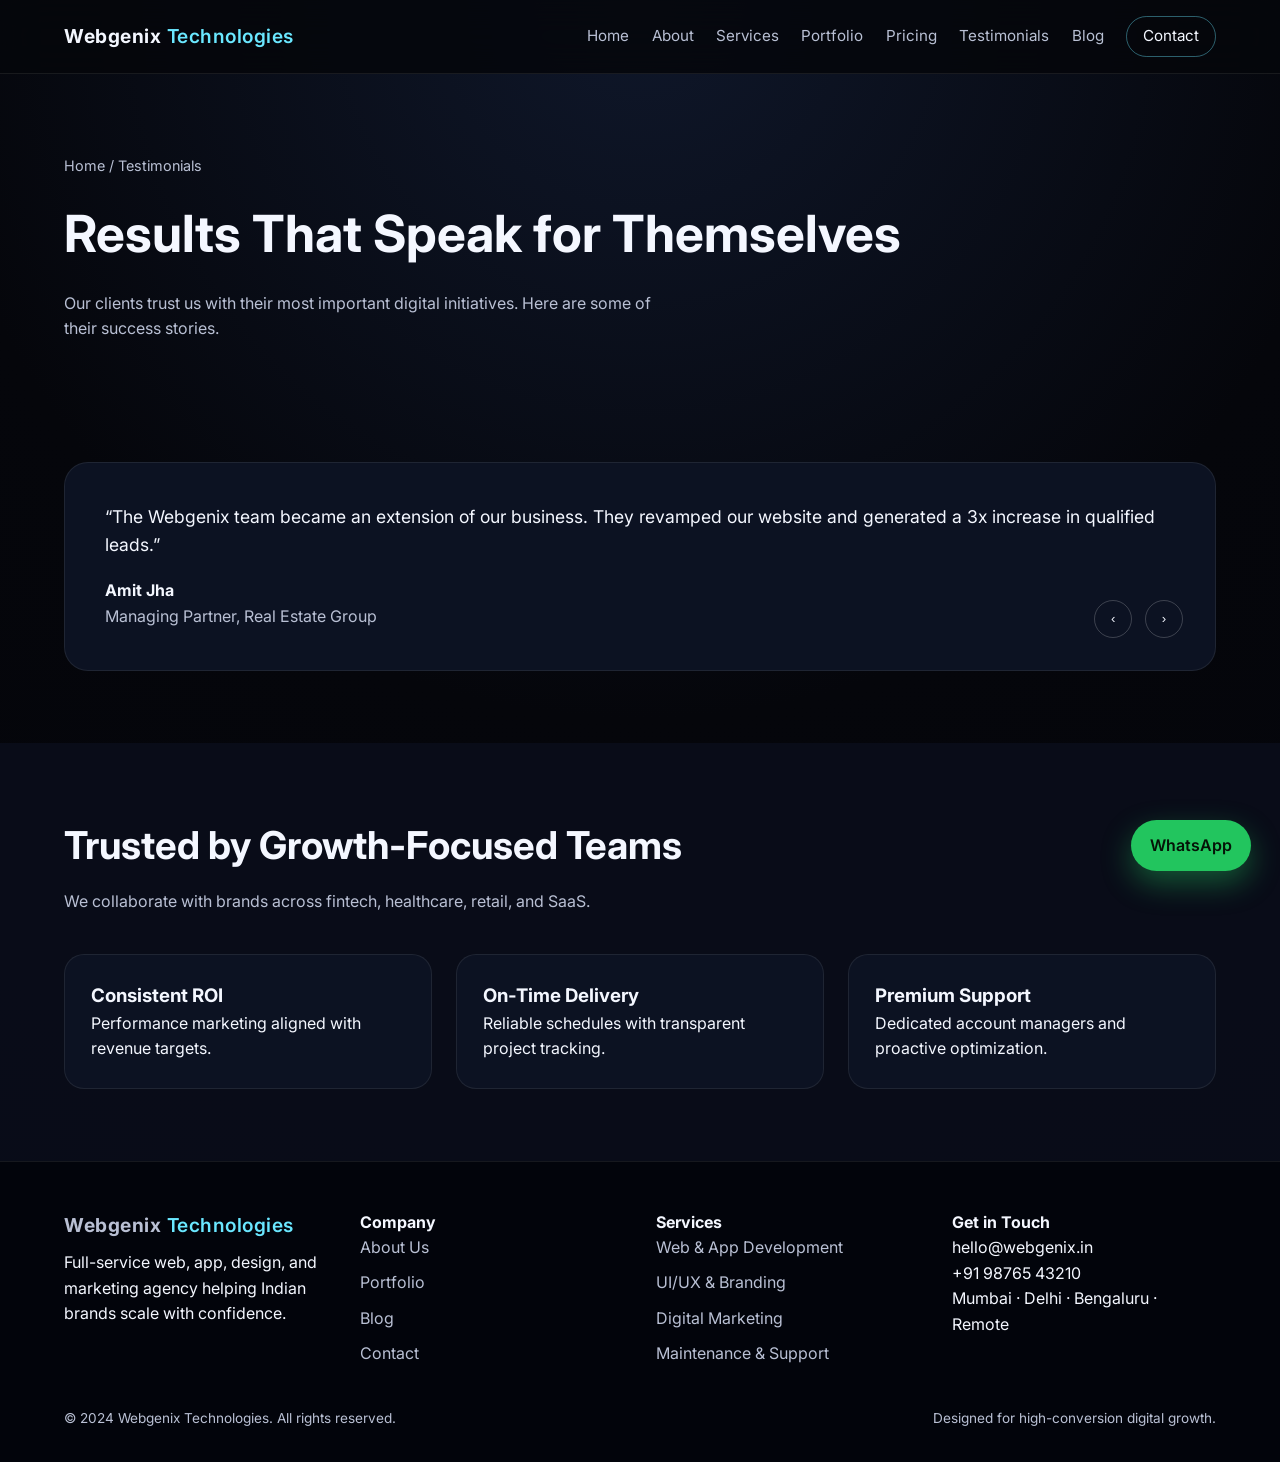
<file: testimonials.html>
<!DOCTYPE html>
<html lang="en">
  <head>
    <meta charset="UTF-8" />
    <meta name="viewport" content="width=device-width, initial-scale=1.0" />
    <meta
      name="description"
      content="Client testimonials for Webgenix Technologies, showcasing success stories in web development, app design, and marketing."
    />
    <title>Testimonials | Webgenix Technologies</title>
    <link rel="preconnect" href="https://fonts.googleapis.com" />
    <link rel="preconnect" href="https://fonts.gstatic.com" crossorigin />
    <link
      href="https://fonts.googleapis.com/css2?family=Inter:wght@300;400;500;600;700&display=swap"
      rel="stylesheet"
    />
    <link rel="stylesheet" href="styles.css" />
  </head>
  <body>
    <header class="site-header">
      <nav class="navbar">
        <a class="logo" href="index.html">Webgenix<span>Technologies</span></a>
        <button class="menu-toggle" aria-label="Toggle navigation">
          <span></span>
          <span></span>
          <span></span>
        </button>
        <div class="nav-links">
          <a href="index.html">Home</a>
          <a href="about.html">About</a>
          <a href="services.html">Services</a>
          <a href="portfolio.html">Portfolio</a>
          <a href="pricing.html">Pricing</a>
          <a href="testimonials.html">Testimonials</a>
          <a href="blog.html">Blog</a>
          <a href="contact.html" class="nav-cta">Contact</a>
        </div>
      </nav>
    </header>

    <main>
      <section class="page-hero">
        <div class="breadcrumb">Home / Testimonials</div>
        <h1>Results That Speak for Themselves</h1>
        <p>
          Our clients trust us with their most important digital initiatives. Here are
          some of their success stories.
        </p>
      </section>

      <section class="section">
        <div class="testimonial-slider" data-slider>
          <div class="testimonial active">
            <p>
              “The Webgenix team became an extension of our business. They revamped our
              website and generated a 3x increase in qualified leads.”
            </p>
            <h4>Amit Jha</h4>
            <span>Managing Partner, Real Estate Group</span>
          </div>
          <div class="testimonial">
            <p>
              “Every deliverable looked premium, from UI screens to marketing creatives.
              Our app ratings improved within the first month.”
            </p>
            <h4>Shreya Iyer</h4>
            <span>COO, Wellness App</span>
          </div>
          <div class="testimonial">
            <p>
              “Webgenix built a beautiful e-commerce store and our online revenue grew
              by 180% in the first quarter.”
            </p>
            <h4>Vikram Bose</h4>
            <span>Founder, Fashion Label</span>
          </div>
          <div class="slider-controls">
            <button data-prev aria-label="Previous testimonial">‹</button>
            <button data-next aria-label="Next testimonial">›</button>
          </div>
        </div>
      </section>

      <section class="section section-alt">
        <div class="section-heading">
          <h2>Trusted by Growth-Focused Teams</h2>
          <p>We collaborate with brands across fintech, healthcare, retail, and SaaS.</p>
        </div>
        <div class="feature-grid">
          <div class="feature-card">
            <h3>Consistent ROI</h3>
            <p>Performance marketing aligned with revenue targets.</p>
          </div>
          <div class="feature-card">
            <h3>On-Time Delivery</h3>
            <p>Reliable schedules with transparent project tracking.</p>
          </div>
          <div class="feature-card">
            <h3>Premium Support</h3>
            <p>Dedicated account managers and proactive optimization.</p>
          </div>
        </div>
      </section>
    </main>

    <footer class="site-footer">
      <div class="footer-grid">
        <div>
          <a class="logo" href="index.html">Webgenix<span>Technologies</span></a>
          <p>
            Full-service web, app, design, and marketing agency helping Indian brands
            scale with confidence.
          </p>
        </div>
        <div>
          <h4>Company</h4>
          <a href="about.html">About Us</a>
          <a href="portfolio.html">Portfolio</a>
          <a href="blog.html">Blog</a>
          <a href="contact.html">Contact</a>
        </div>
        <div>
          <h4>Services</h4>
          <a href="services.html">Web & App Development</a>
          <a href="services.html">UI/UX & Branding</a>
          <a href="services.html">Digital Marketing</a>
          <a href="services.html">Maintenance & Support</a>
        </div>
        <div>
          <h4>Get in Touch</h4>
          <p>hello@webgenix.in</p>
          <p>+91 98765 43210</p>
          <p>Mumbai · Delhi · Bengaluru · Remote</p>
        </div>
      </div>
      <div class="footer-bottom">
        <span>© 2024 Webgenix Technologies. All rights reserved.</span>
        <span>Designed for high-conversion digital growth.</span>
      </div>
    </footer>

    <a
      class="whatsapp-float"
      href="https://wa.me/919876543210"
      target="_blank"
      rel="noopener"
      aria-label="Chat on WhatsApp"
    >
      WhatsApp
    </a>

    <script src="script.js"></script>
  </body>
</html>
</file>
<file: styles.css>
:root {
  color-scheme: dark;
  --bg: #05060b;
  --surface: #0c1222;
  --surface-alt: #121a2f;
  --text: #f4f7ff;
  --muted: #b9c0d4;
  --primary: #3b82f6;
  --primary-glow: #6ae7ff;
  --accent: #1e3a8a;
  --border: rgba(255, 255, 255, 0.08);
}

* {
  margin: 0;
  padding: 0;
  box-sizing: border-box;
}

body {
  font-family: "Inter", sans-serif;
  background: radial-gradient(circle at top, #0f172a 0%, #05060b 45%, #03040a 100%);
  color: var(--text);
  line-height: 1.6;
  min-height: 100vh;
  scroll-behavior: smooth;
}

a {
  color: inherit;
  text-decoration: none;
}

img {
  max-width: 100%;
  display: block;
}

.site-header {
  position: sticky;
  top: 0;
  z-index: 1000;
  background: rgba(5, 6, 11, 0.86);
  backdrop-filter: blur(20px);
  border-bottom: 1px solid var(--border);
}

.navbar {
  display: flex;
  align-items: center;
  justify-content: space-between;
  padding: 1rem 5vw;
}

.logo {
  font-size: 1.2rem;
  font-weight: 700;
  letter-spacing: 0.5px;
}

.logo span {
  color: var(--primary-glow);
  margin-left: 0.35rem;
  font-weight: 600;
}

.nav-links {
  display: flex;
  gap: 1.4rem;
  align-items: center;
}

.nav-links a {
  font-size: 0.95rem;
  color: var(--muted);
  transition: color 0.3s ease;
}

.nav-links a:hover {
  color: var(--text);
}

.nav-cta {
  padding: 0.45rem 1rem;
  border-radius: 999px;
  border: 1px solid rgba(106, 231, 255, 0.4);
  color: var(--text) !important;
}

.menu-toggle {
  display: none;
  flex-direction: column;
  gap: 0.3rem;
  background: none;
  border: none;
  cursor: pointer;
}

.menu-toggle span {
  width: 22px;
  height: 2px;
  background: var(--text);
}

.hero {
  display: grid;
  grid-template-columns: repeat(auto-fit, minmax(280px, 1fr));
  gap: 2rem;
  align-items: center;
  padding: 6rem 5vw 4rem;
}

.hero-pill {
  display: inline-flex;
  align-items: center;
  padding: 0.35rem 0.9rem;
  border-radius: 999px;
  background: rgba(59, 130, 246, 0.15);
  border: 1px solid rgba(106, 231, 255, 0.3);
  font-size: 0.85rem;
  color: var(--primary-glow);
  margin-bottom: 1rem;
}

.hero h1 {
  font-size: clamp(2.4rem, 4vw, 3.6rem);
  line-height: 1.2;
  margin-bottom: 1rem;
}

.hero p {
  color: var(--muted);
  max-width: 520px;
  margin-bottom: 1.5rem;
}

.hero-actions {
  display: flex;
  gap: 1rem;
  flex-wrap: wrap;
  margin-bottom: 2rem;
}

.btn {
  padding: 0.75rem 1.6rem;
  border-radius: 12px;
  font-weight: 600;
  border: 1px solid transparent;
  transition: transform 0.3s ease, box-shadow 0.3s ease;
}

.btn.primary {
  background: linear-gradient(120deg, var(--primary), var(--primary-glow));
  color: #020409;
  box-shadow: 0 18px 40px rgba(59, 130, 246, 0.3);
}

.btn.ghost {
  border: 1px solid rgba(106, 231, 255, 0.4);
  color: var(--text);
  background: transparent;
}

.btn:hover {
  transform: translateY(-2px);
}

.hero-stats {
  display: flex;
  gap: 2rem;
  flex-wrap: wrap;
}

.hero-stats h3 {
  font-size: 1.6rem;
  margin-bottom: 0.2rem;
}

.hero-stats span {
  color: var(--muted);
  font-size: 0.9rem;
}

.hero-card {
  background: var(--surface);
  border: 1px solid var(--border);
  border-radius: 24px;
  padding: 2rem;
  box-shadow: 0 30px 60px rgba(0, 0, 0, 0.45);
}

.hero-card-header {
  display: flex;
  justify-content: space-between;
  margin-bottom: 1.5rem;
  font-size: 0.9rem;
  color: var(--muted);
}

.hero-card-header strong {
  font-size: 1.4rem;
  color: var(--primary-glow);
}

.hero-metrics {
  display: grid;
  gap: 1rem;
}

.hero-metrics div {
  background: var(--surface-alt);
  border-radius: 16px;
  padding: 0.9rem 1rem;
  border: 1px solid var(--border);
}

.section {
  padding: 4.5rem 5vw;
}

.section-alt {
  background: rgba(12, 18, 34, 0.6);
}

.section-heading {
  max-width: 640px;
  margin-bottom: 2.5rem;
}

.section-heading h2 {
  font-size: clamp(2rem, 3vw, 2.6rem);
  margin-bottom: 0.8rem;
}

.section-heading p {
  color: var(--muted);
}

.service-grid,
.feature-grid,
.portfolio-grid,
.pricing-grid,
.blog-grid,
.team-grid {
  display: grid;
  gap: 1.5rem;
  grid-template-columns: repeat(auto-fit, minmax(240px, 1fr));
}

.service-card,
.feature-card,
.portfolio-card,
.pricing-card,
.blog-card,
.team-card {
  background: var(--surface);
  border: 1px solid var(--border);
  border-radius: 20px;
  padding: 1.6rem;
  transition: transform 0.3s ease, box-shadow 0.3s ease;
}

.service-card:hover,
.feature-card:hover,
.portfolio-card:hover,
.pricing-card:hover,
.blog-card:hover,
.team-card:hover {
  transform: translateY(-6px);
  box-shadow: 0 20px 40px rgba(0, 0, 0, 0.35);
}

.icon {
  width: 52px;
  height: 52px;
  border-radius: 16px;
  background: rgba(59, 130, 246, 0.2);
  display: grid;
  place-items: center;
  font-weight: 700;
  color: var(--primary-glow);
  margin-bottom: 1rem;
}

.portfolio-thumb {
  height: 160px;
  border-radius: 16px;
  background: linear-gradient(135deg, rgba(59, 130, 246, 0.4), rgba(106, 231, 255, 0.15));
  margin-bottom: 1rem;
  position: relative;
  overflow: hidden;
}

.portfolio-thumb::after {
  content: "";
  position: absolute;
  inset: 20% 18%;
  border-radius: 12px;
  border: 1px dashed rgba(255, 255, 255, 0.4);
}

.portfolio-thumb--alt {
  background: linear-gradient(135deg, rgba(14, 116, 144, 0.5), rgba(59, 130, 246, 0.2));
}

.portfolio-thumb--brand {
  background: linear-gradient(135deg, rgba(30, 58, 138, 0.6), rgba(96, 165, 250, 0.3));
}

.portfolio-thumb--store {
  background: linear-gradient(135deg, rgba(8, 47, 73, 0.7), rgba(14, 165, 233, 0.3));
}

.testimonial-slider {
  position: relative;
  background: var(--surface);
  border-radius: 24px;
  border: 1px solid var(--border);
  padding: 2.5rem;
  overflow: hidden;
}

.testimonial {
  display: none;
  animation: fadeIn 0.6s ease;
}

.testimonial.active {
  display: block;
}

.testimonial p {
  font-size: 1.1rem;
  margin-bottom: 1.2rem;
  color: var(--text);
}

.testimonial span {
  color: var(--muted);
}

.slider-controls {
  display: flex;
  gap: 0.8rem;
  position: absolute;
  bottom: 2rem;
  right: 2rem;
}

.slider-controls button {
  width: 38px;
  height: 38px;
  border-radius: 50%;
  border: 1px solid rgba(255, 255, 255, 0.2);
  background: transparent;
  color: var(--text);
  cursor: pointer;
}

.contact-section {
  padding-top: 5rem;
}

.contact-card {
  display: grid;
  gap: 2rem;
  grid-template-columns: repeat(auto-fit, minmax(260px, 1fr));
  background: var(--surface);
  border-radius: 26px;
  border: 1px solid var(--border);
  padding: 2.5rem;
}

.contact-details {
  display: grid;
  gap: 1rem;
  margin-top: 1.5rem;
}

.contact-details span {
  color: var(--muted);
  font-size: 0.9rem;
}

.contact-form {
  display: grid;
  gap: 1.2rem;
}

.form-grid {
  display: grid;
  gap: 1rem;
  grid-template-columns: repeat(auto-fit, minmax(160px, 1fr));
}

input,
textarea,
select {
  width: 100%;
  padding: 0.85rem 1rem;
  border-radius: 12px;
  border: 1px solid var(--border);
  background: rgba(7, 11, 22, 0.8);
  color: var(--text);
  font-family: inherit;
}

textarea {
  resize: vertical;
}

.form-note {
  color: var(--muted);
  font-size: 0.85rem;
}

.site-footer {
  padding: 3rem 5vw 2rem;
  border-top: 1px solid var(--border);
  background: rgba(3, 5, 12, 0.9);
}

.footer-grid {
  display: grid;
  gap: 2rem;
  grid-template-columns: repeat(auto-fit, minmax(200px, 1fr));
  margin-bottom: 2rem;
}

.footer-grid a {
  display: block;
  margin-bottom: 0.6rem;
  color: var(--muted);
}

.footer-grid a:hover {
  color: var(--text);
}

.footer-bottom {
  display: flex;
  flex-wrap: wrap;
  justify-content: space-between;
  gap: 1rem;
  color: var(--muted);
  font-size: 0.85rem;
}

.whatsapp-float {
  position: fixed;
  bottom: 1.8rem;
  right: 1.8rem;
  padding: 0.8rem 1.2rem;
  border-radius: 999px;
  background: #22c55e;
  color: #051307;
  font-weight: 600;
  box-shadow: 0 12px 30px rgba(34, 197, 94, 0.4);
  z-index: 999;
}

.page-hero {
  padding: 5rem 5vw 3rem;
}

.page-hero h1 {
  font-size: clamp(2.2rem, 4vw, 3.2rem);
  margin-bottom: 1rem;
}

.page-hero p {
  color: var(--muted);
  max-width: 620px;
}

.breadcrumb {
  color: var(--muted);
  margin-bottom: 1rem;
  font-size: 0.9rem;
}

.pricing-card {
  position: relative;
}

.pricing-card h3 {
  margin-bottom: 0.6rem;
}

.price-tag {
  font-size: 1.8rem;
  color: var(--primary-glow);
  margin-bottom: 1rem;
}

.pricing-card ul {
  list-style: none;
  display: grid;
  gap: 0.5rem;
  color: var(--muted);
  margin-bottom: 1.5rem;
}

.badge {
  position: absolute;
  top: 1.2rem;
  right: 1.2rem;
  background: rgba(106, 231, 255, 0.2);
  padding: 0.25rem 0.7rem;
  border-radius: 999px;
  font-size: 0.75rem;
  color: var(--primary-glow);
}

.contact-info-grid {
  display: grid;
  gap: 1.5rem;
  grid-template-columns: repeat(auto-fit, minmax(200px, 1fr));
  margin-top: 2.5rem;
}

.map-placeholder {
  height: 260px;
  border-radius: 20px;
  border: 1px dashed rgba(255, 255, 255, 0.2);
  display: grid;
  place-items: center;
  color: var(--muted);
  margin-top: 2rem;
  background: rgba(12, 18, 34, 0.6);
}

@keyframes fadeIn {
  from {
    opacity: 0;
    transform: translateY(10px);
  }
  to {
    opacity: 1;
    transform: translateY(0);
  }
}

@media (max-width: 900px) {
  .nav-links {
    position: fixed;
    top: 72px;
    right: 0;
    flex-direction: column;
    background: rgba(5, 6, 11, 0.96);
    width: 100%;
    padding: 1.5rem;
    transform: translateY(-120%);
    transition: transform 0.3s ease;
  }

  .nav-links.open {
    transform: translateY(0);
  }

  .menu-toggle {
    display: flex;
  }
}

@media (max-width: 600px) {
  .hero {
    padding-top: 4.5rem;
  }

  .hero-actions {
    flex-direction: column;
  }

  .slider-controls {
    position: static;
    margin-top: 1.5rem;
  }

  .whatsapp-float {
    right: 1rem;
    left: 1rem;
    text-align: center;
  }
}
</file>
